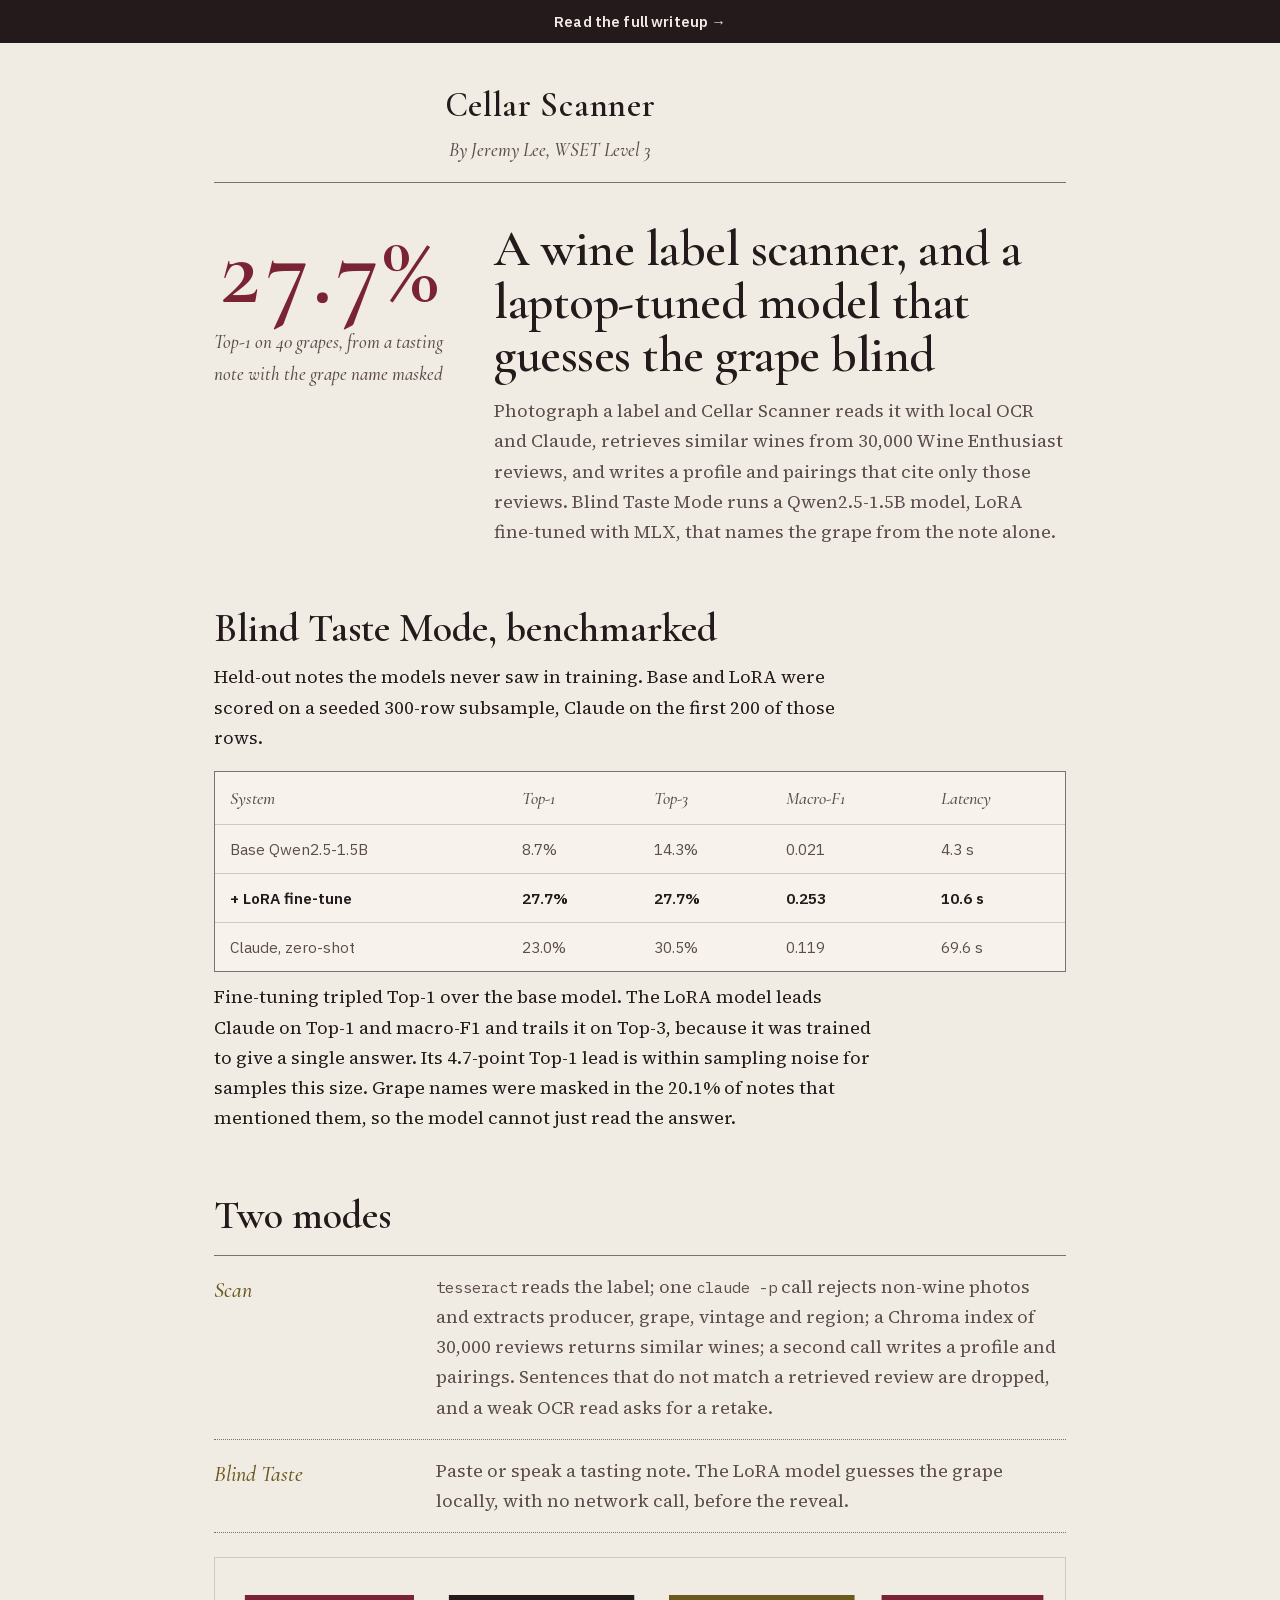
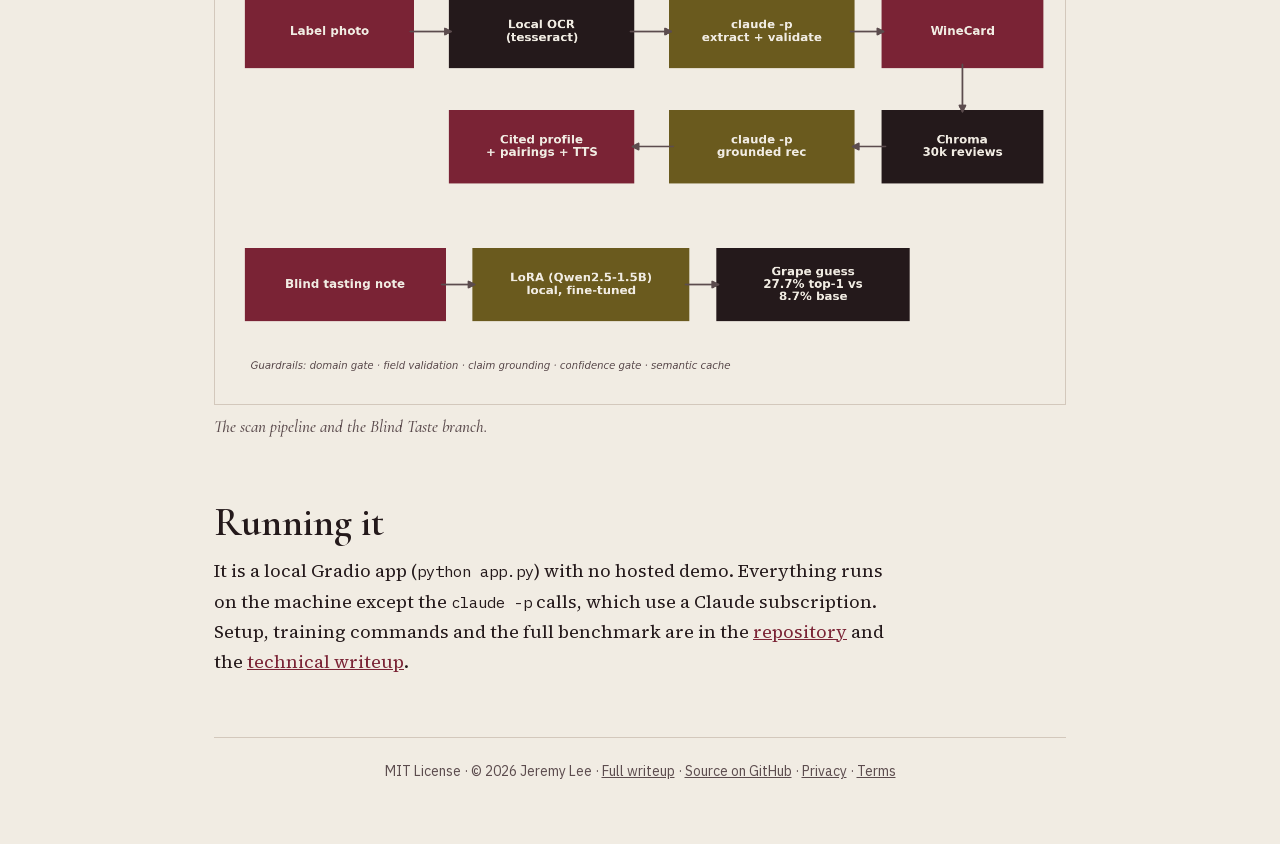
<file: index.html>
<!DOCTYPE html>
<html lang="en">
<head>
<meta charset="utf-8"/>
<meta name="viewport" content="width=device-width, initial-scale=1"/>
<title>Cellar Scanner: wine label to grounded profile, plus a LoRA blind-tasting model</title>
<meta name="description" content="Photograph a wine label and get a profile and pairings grounded in 30,000 Wine Enthusiast reviews. A Qwen2.5-1.5B model, LoRA fine-tuned on a laptop, names the grape from a masked tasting note at 27.7% Top-1 across 40 varieties." />
<meta property="og:title" content="Cellar Scanner: wine label to grounded profile, plus a LoRA blind-tasting model" />
<meta property="og:description" content="Photograph a wine label and get a profile and pairings grounded in 30,000 Wine Enthusiast reviews. A Qwen2.5-1.5B model, LoRA fine-tuned on a laptop, names the grape from a masked tasting note at 27.7% Top-1 across 40 varieties." />
<meta property="og:type" content="website" />
<meta property="og:url" content="https://lyhjeremy.github.io/cellar-scanner/" />
<meta property="og:image" content="https://lyhjeremy.github.io/cellar-scanner/og.png" />
<meta property="og:image:width" content="1200" />
<meta property="og:image:height" content="630" />
<meta property="og:image:alt" content="Cellar Scanner: wine label to grounded profile, plus a LoRA blind-tasting model" />
<meta name="twitter:card" content="summary_large_image" />
<link rel="stylesheet" href="assets/family.css" />
<style>
  * { box-sizing: border-box; border-radius: 0; }
  html, body { margin: 0; padding: 0; }
  body { background: var(--paper); color: var(--ink); font-family: var(--font-head); font-size: 18px; line-height: 1.68; }
  a { color: var(--signal); }
  :focus-visible { outline: 2px solid var(--signal); outline-offset: 3px; }
  .bar { display: block; background: var(--ink); color: var(--paper); text-align: center; padding: 11px 18px; font: 600 14.5px/1.45 var(--font-body); letter-spacing: .01em; text-decoration: none; }
  .bar:hover { text-decoration: underline; }
  .wrap { max-width: 56rem; margin: 0 auto; padding: 0 22px; }
  .mast { text-align: center; padding: 34px 0 16px; border-bottom: 1px solid var(--edge); }
  .mast .name { font-family: var(--font-display); font-weight: 600; font-size: 34px; margin: 0; letter-spacing: .02em; }
  .mast .tag { font-family: var(--font-display); font-style: italic; font-weight: 500; font-size: 19px; color: var(--ink-2); margin: 0; }
  .lead { display: grid; grid-template-columns: minmax(0, 1fr); gap: 10px 40px; padding: 40px 0 0; align-items: start; }
  @media (min-width: 820px) { .lead { grid-template-columns: 15rem minmax(0, 1fr); } }
  .big { font-family: var(--font-display); font-weight: 600; font-size: clamp(70px, 8.4vw, 100px); line-height: .95; color: var(--signal); margin: 0; font-variant-numeric: tabular-nums; }
  .big-note { font-family: var(--font-display); font-style: italic; font-weight: 500; font-size: 19px; color: var(--ink-2); margin: 8px 0 0; }
  h1 { font-family: var(--font-display); font-weight: 600; font-size: clamp(34px, 4.8vw, 50px); line-height: 1.06; letter-spacing: -.01em; margin: 0 0 14px; }
  .lede { color: var(--ink-2); margin: 0; }
  h2 { font-family: var(--font-display); font-weight: 600; font-size: clamp(30px, 4.2vw, 40px); line-height: 1.08; margin: 60px 0 12px; }
  p { margin: 0 0 16px; max-width: 42rem; }
  .tablewrap { overflow-x: auto; border: 1px solid var(--edge); margin: 18px 0 10px; }
  table { border-collapse: collapse; width: 100%; min-width: 520px; font-family: var(--font-body); font-size: 15.5px; background: var(--panel); }
  th, td { text-align: left; padding: 11px 15px; border-bottom: 1px solid var(--rule); }
  th { font-family: var(--font-display); font-style: italic; font-weight: 500; font-size: 18px; color: var(--ink-2); }
  td { font-variant-numeric: tabular-nums; color: var(--ink-2); }
  tr.us td { color: var(--ink); font-weight: 600; }
  tr:last-child td { border-bottom: 0; }
  .modes { margin: 18px 0 0; border-top: 1px solid var(--edge); }
  .mode { display: grid; grid-template-columns: minmax(0, 1fr); gap: 4px 30px; padding: 16px 0; border-bottom: 1px dotted var(--edge); }
  @media (min-width: 720px) { .mode { grid-template-columns: 12rem minmax(0, 1fr); } }
  .mode dt { font-family: var(--font-display); font-style: italic; font-weight: 500; font-size: 22px; color: var(--signal-2); }
  .mode dd { margin: 0; color: var(--ink-2); }
  code { font-family: var(--font-mono); font-size: .86em; }
  figure { margin: 24px 0 0; }
  figure img { width: 100%; height: auto; display: block; border: 1px solid var(--rule); }
  figcaption { font-family: var(--font-display); font-style: italic; font-weight: 500; font-size: 17px; color: var(--ink-2); margin-top: 8px; }
  footer { margin: 60px 0 0; padding: 22px 0 60px; border-top: 1px solid var(--rule); font-family: var(--font-body); font-size: 14px; color: var(--ink-2); text-align: center; }
  footer a { color: var(--ink-2); }
  @media (max-width: 560px) { body { font-size: 17px; } }
</style>
</head>
<body>
<a href="overview/" data-overview-link class="bar">Read the full writeup&nbsp;&rarr;</a>

<div class="wrap">
  <div class="mast">
    <p class="name">Cellar Scanner</p>
    <p class="tag">By Jeremy Lee, WSET Level 3</p>
  </div>

  <div class="lead">
    <div>
      <p class="big">27.7%</p>
      <p class="big-note">Top-1 on 40 grapes, from a tasting note with the grape name masked</p>
    </div>
    <div>
      <h1>A wine label scanner, and a laptop-tuned model that guesses the grape blind</h1>
      <p class="lede">Photograph a label and Cellar Scanner reads it with local OCR and Claude, retrieves similar wines from 30,000 Wine Enthusiast reviews, and writes a profile and pairings that cite only those reviews. Blind Taste Mode runs a Qwen2.5-1.5B model, LoRA fine-tuned with MLX, that names the grape from the note alone.</p>
    </div>
  </div>

  <h2>Blind Taste Mode, benchmarked</h2>
  <p>Held-out notes the models never saw in training. Base and LoRA were scored on a seeded 300-row subsample, Claude on the first 200 of those rows.</p>
  <div class="tablewrap">
    <table>
      <thead><tr><th>System</th><th>Top-1</th><th>Top-3</th><th>Macro-F1</th><th>Latency</th></tr></thead>
      <tbody>
        <tr><td>Base Qwen2.5-1.5B</td><td>8.7%</td><td>14.3%</td><td>0.021</td><td>4.3 s</td></tr>
        <tr class="us"><td>+ LoRA fine-tune</td><td>27.7%</td><td>27.7%</td><td>0.253</td><td>10.6 s</td></tr>
        <tr><td>Claude, zero-shot</td><td>23.0%</td><td>30.5%</td><td>0.119</td><td>69.6 s</td></tr>
      </tbody>
    </table>
  </div>
  <p>Fine-tuning tripled Top-1 over the base model. The LoRA model leads Claude on Top-1 and macro-F1 and trails it on Top-3, because it was trained to give a single answer. Its 4.7-point Top-1 lead is within sampling noise for samples this size. Grape names were masked in the 20.1% of notes that mentioned them, so the model cannot just read the answer.</p>

  <h2>Two modes</h2>
  <dl class="modes">
    <div class="mode"><dt>Scan</dt><dd><code>tesseract</code> reads the label; one <code>claude -p</code> call rejects non-wine photos and extracts producer, grape, vintage and region; a Chroma index of 30,000 reviews returns similar wines; a second call writes a profile and pairings. Sentences that do not match a retrieved review are dropped, and a weak OCR read asks for a retake.</dd></div>
    <div class="mode"><dt>Blind Taste</dt><dd>Paste or speak a tasting note. The LoRA model guesses the grape locally, with no network call, before the reveal.</dd></div>
  </dl>
  <figure><img src="assets/architecture.png" width="1575" height="825" alt="Pipeline diagram: label photo, local OCR, claude -p extraction, wine card, a 30,000-review Chroma index, a grounded recommendation and a cited profile; a separate branch sends a blind tasting note to the LoRA model, 27.7% top-1 against 8.7% for the base model."><figcaption>The scan pipeline and the Blind Taste branch.</figcaption></figure>

  <h2>Running it</h2>
  <p>It is a local Gradio app (<code>python app.py</code>) with no hosted demo. Everything runs on the machine except the <code>claude -p</code> calls, which use a Claude subscription. Setup, training commands and the full benchmark are in the <a href="https://github.com/lyhjeremy/cellar-scanner">repository</a> and the <a href="https://github.com/lyhjeremy/cellar-scanner/blob/main/writeup.md">technical writeup</a>.</p>

  <footer>MIT License · © 2026 Jeremy Lee · <a href="overview/">Full writeup</a> · <a href="https://github.com/lyhjeremy/cellar-scanner">Source on GitHub</a> · <a href="privacy/">Privacy</a> · <a href="terms/">Terms</a></footer>
</div>
</body>
</html>
</file>
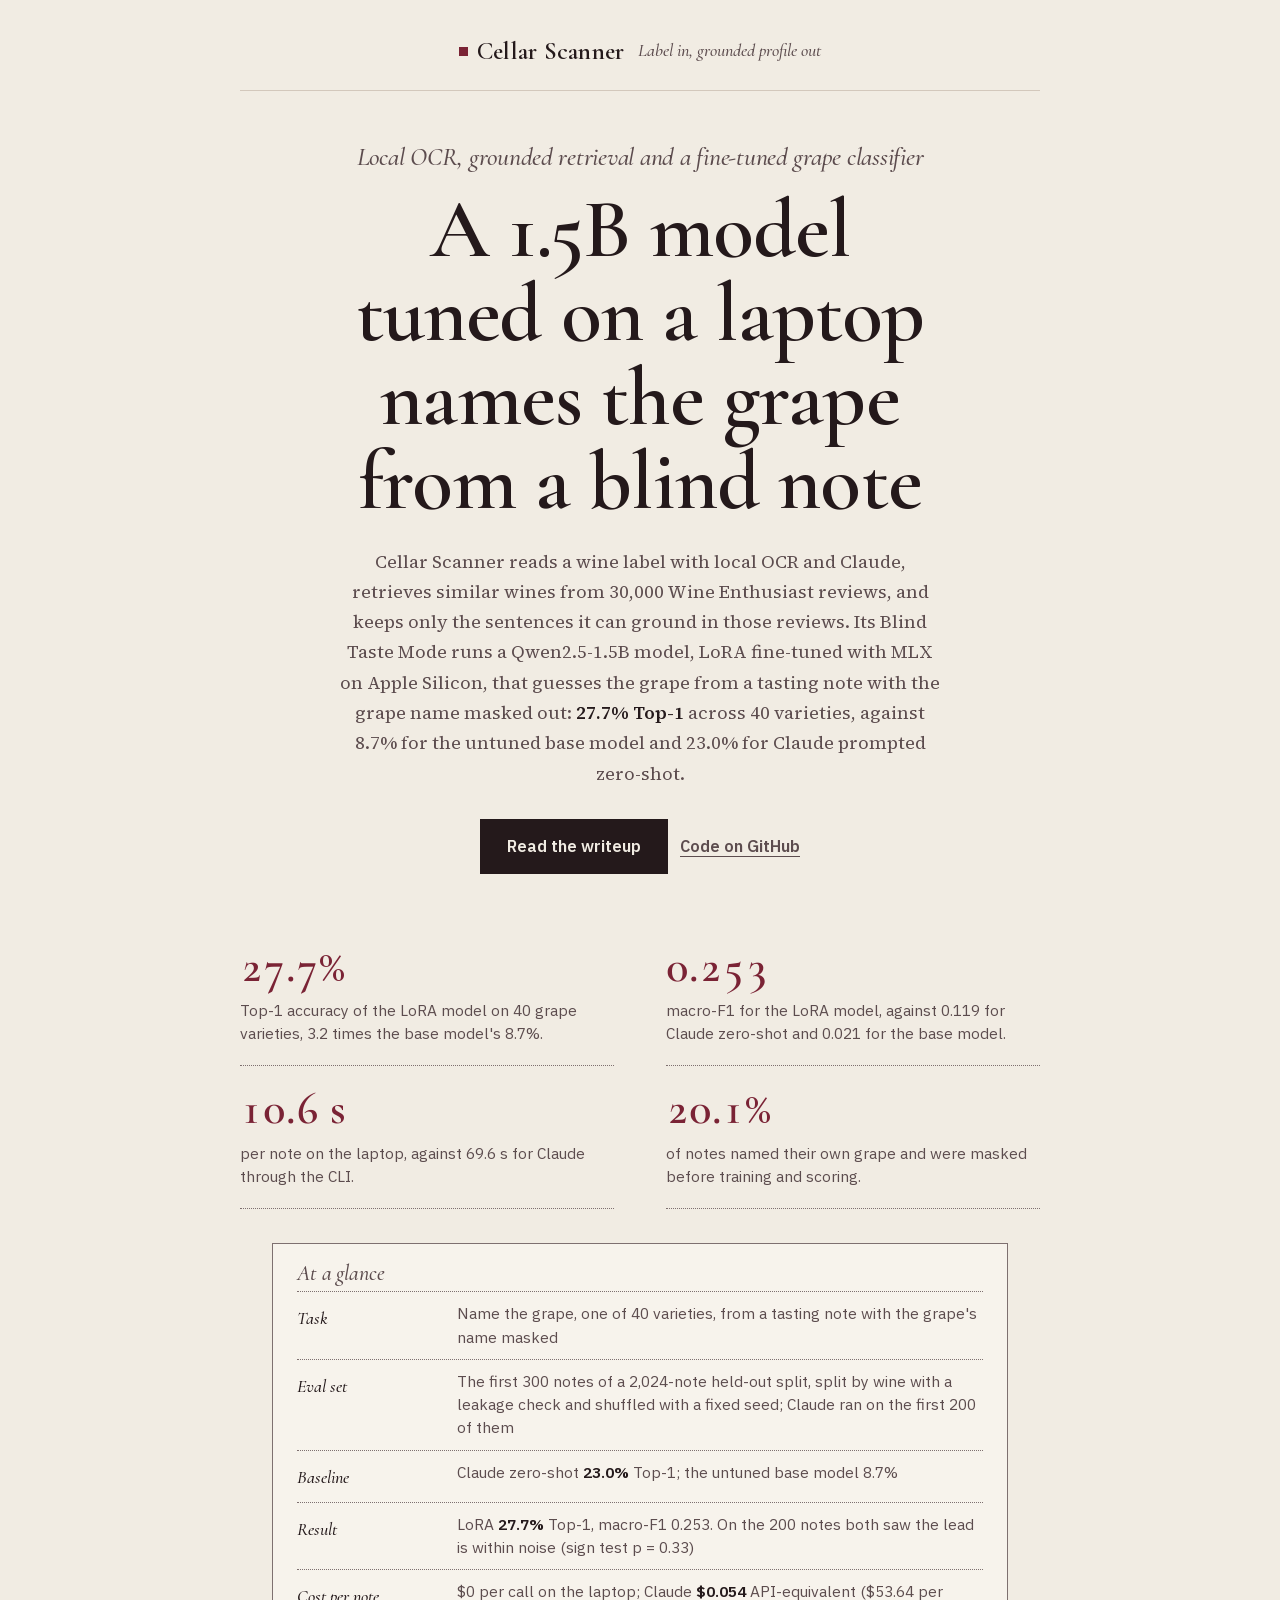
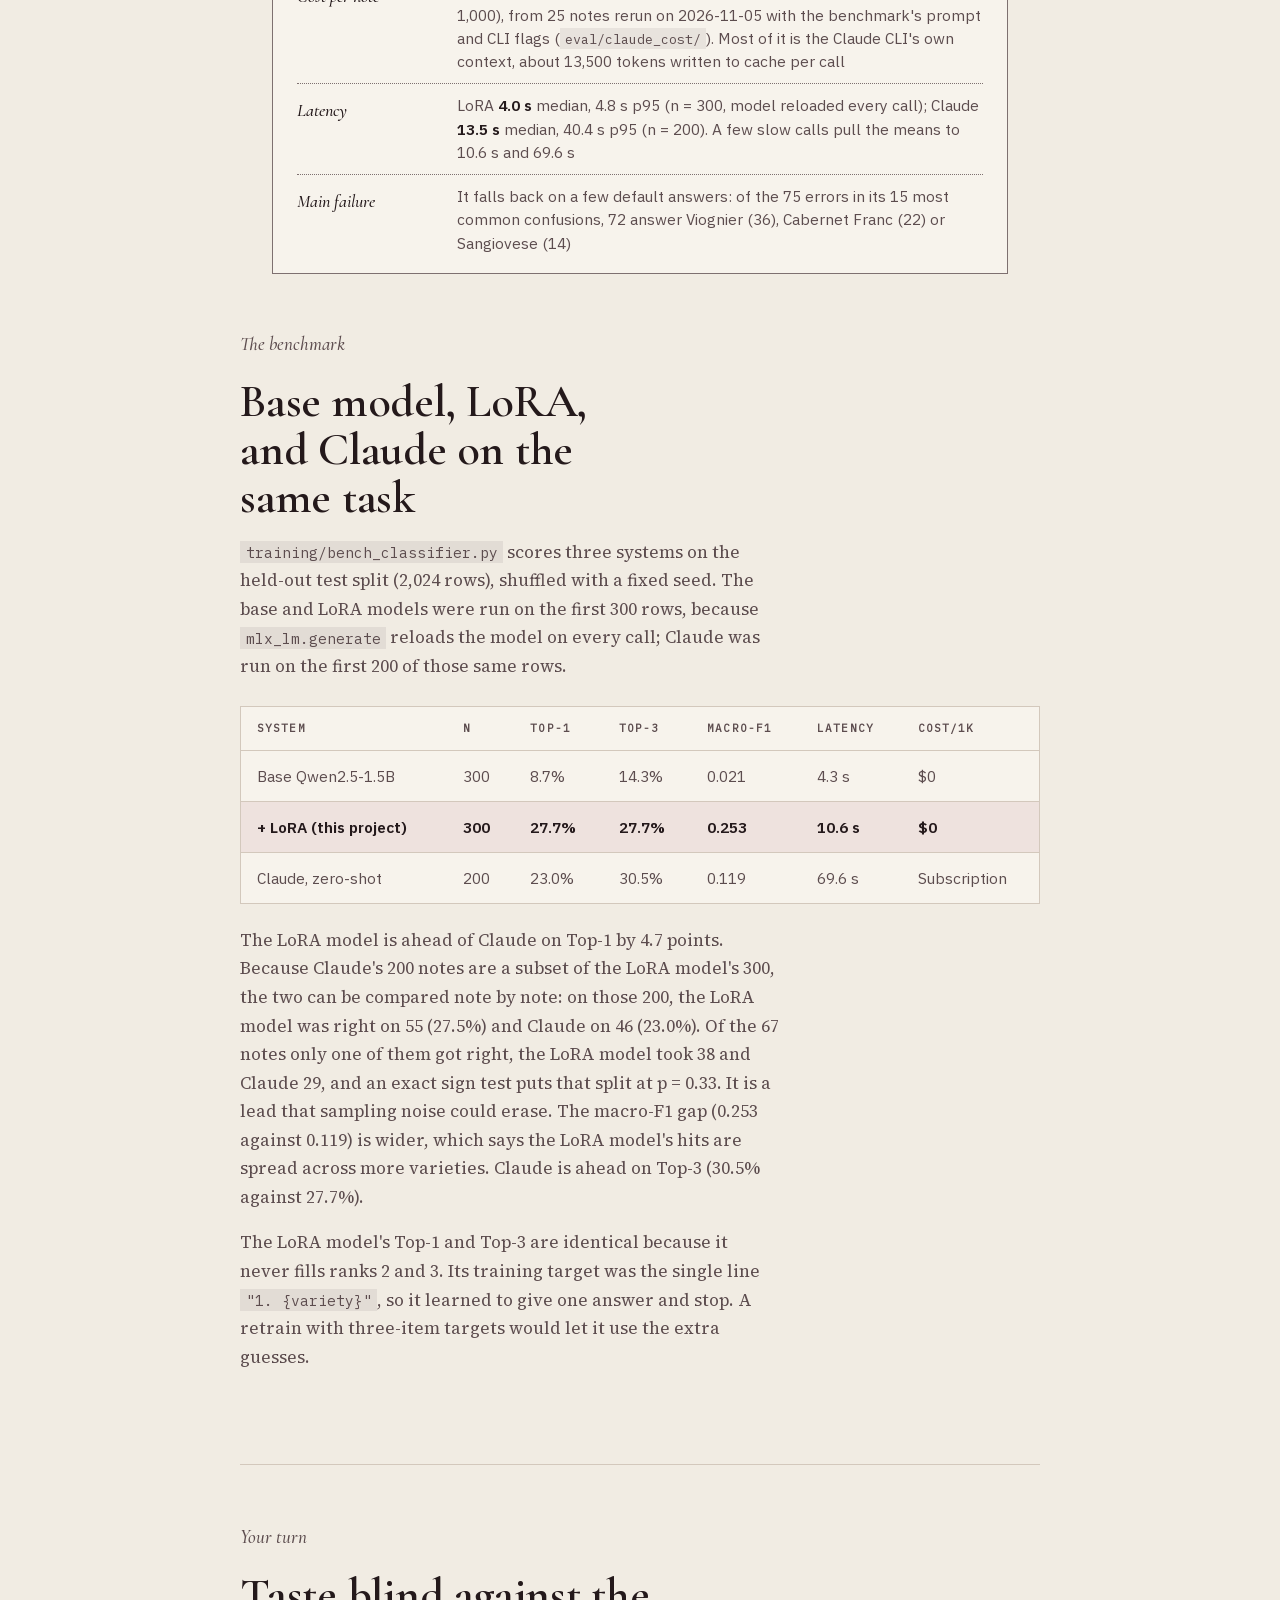
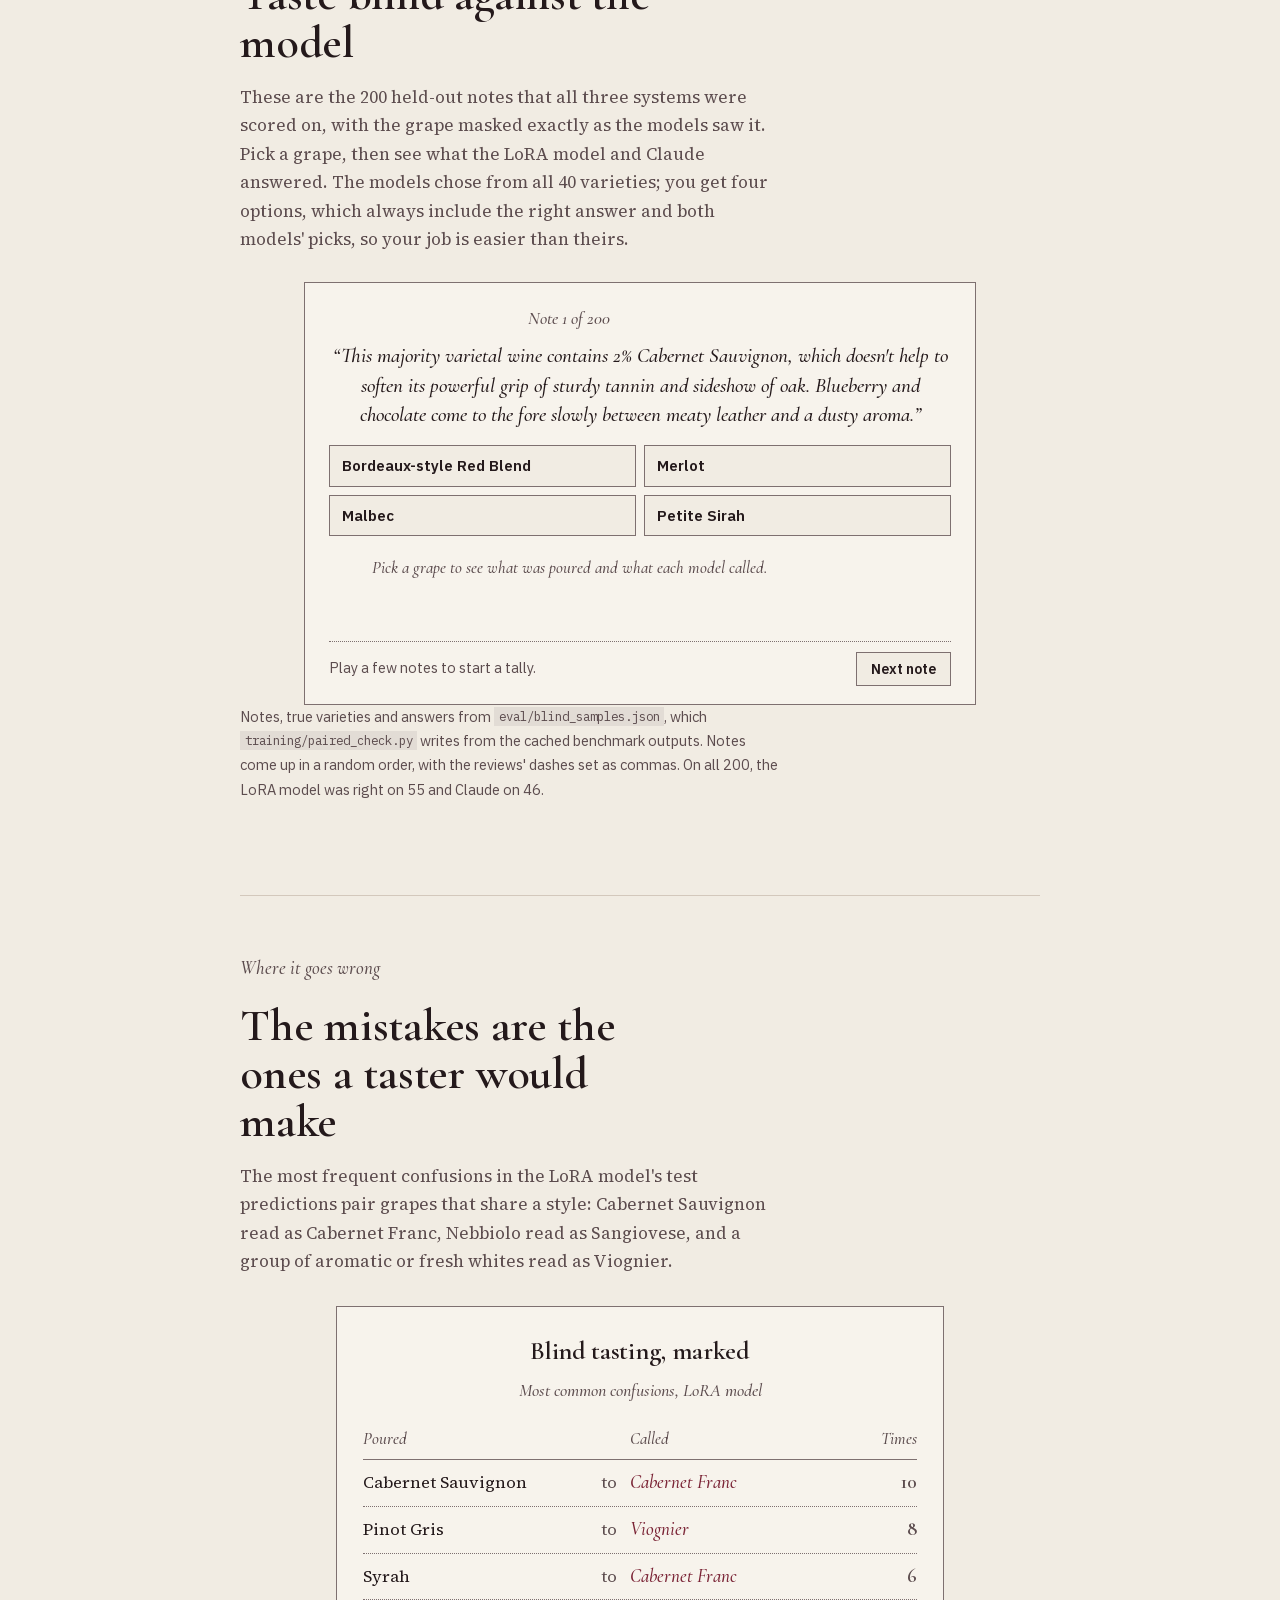
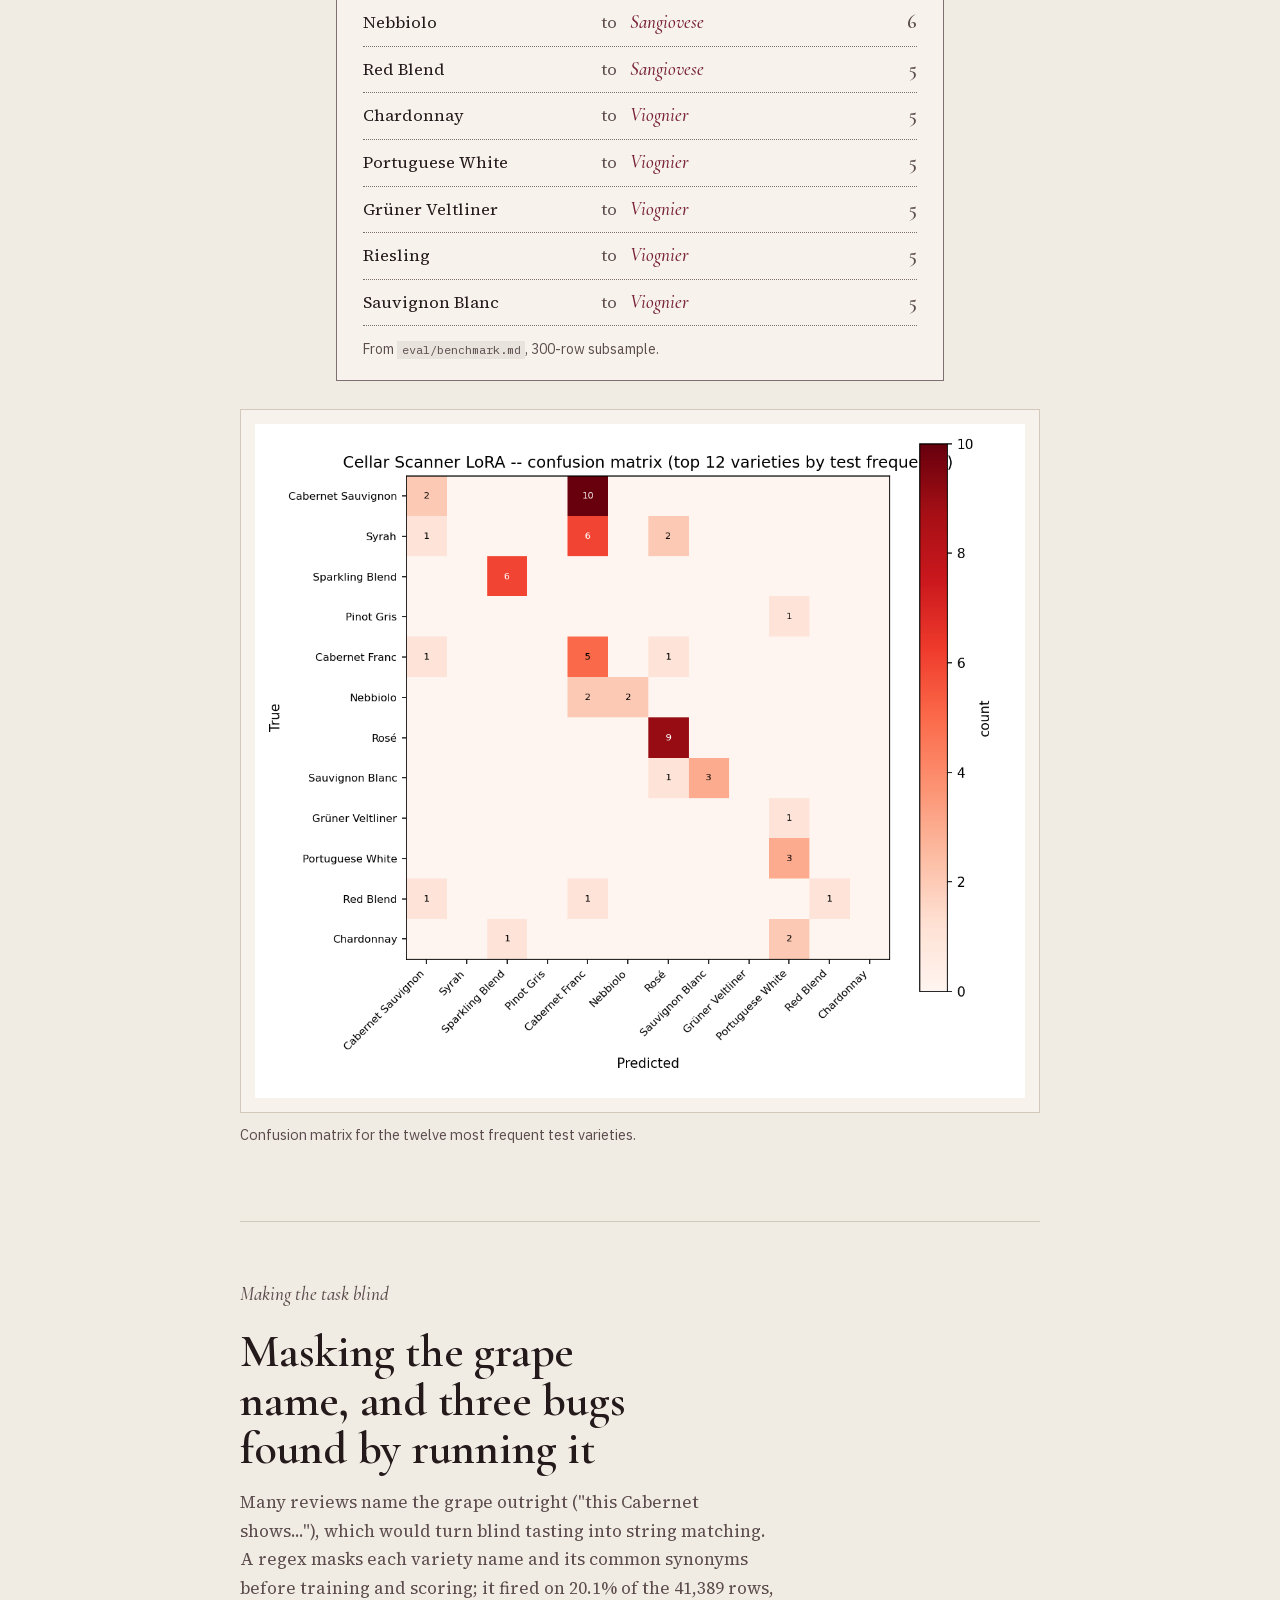
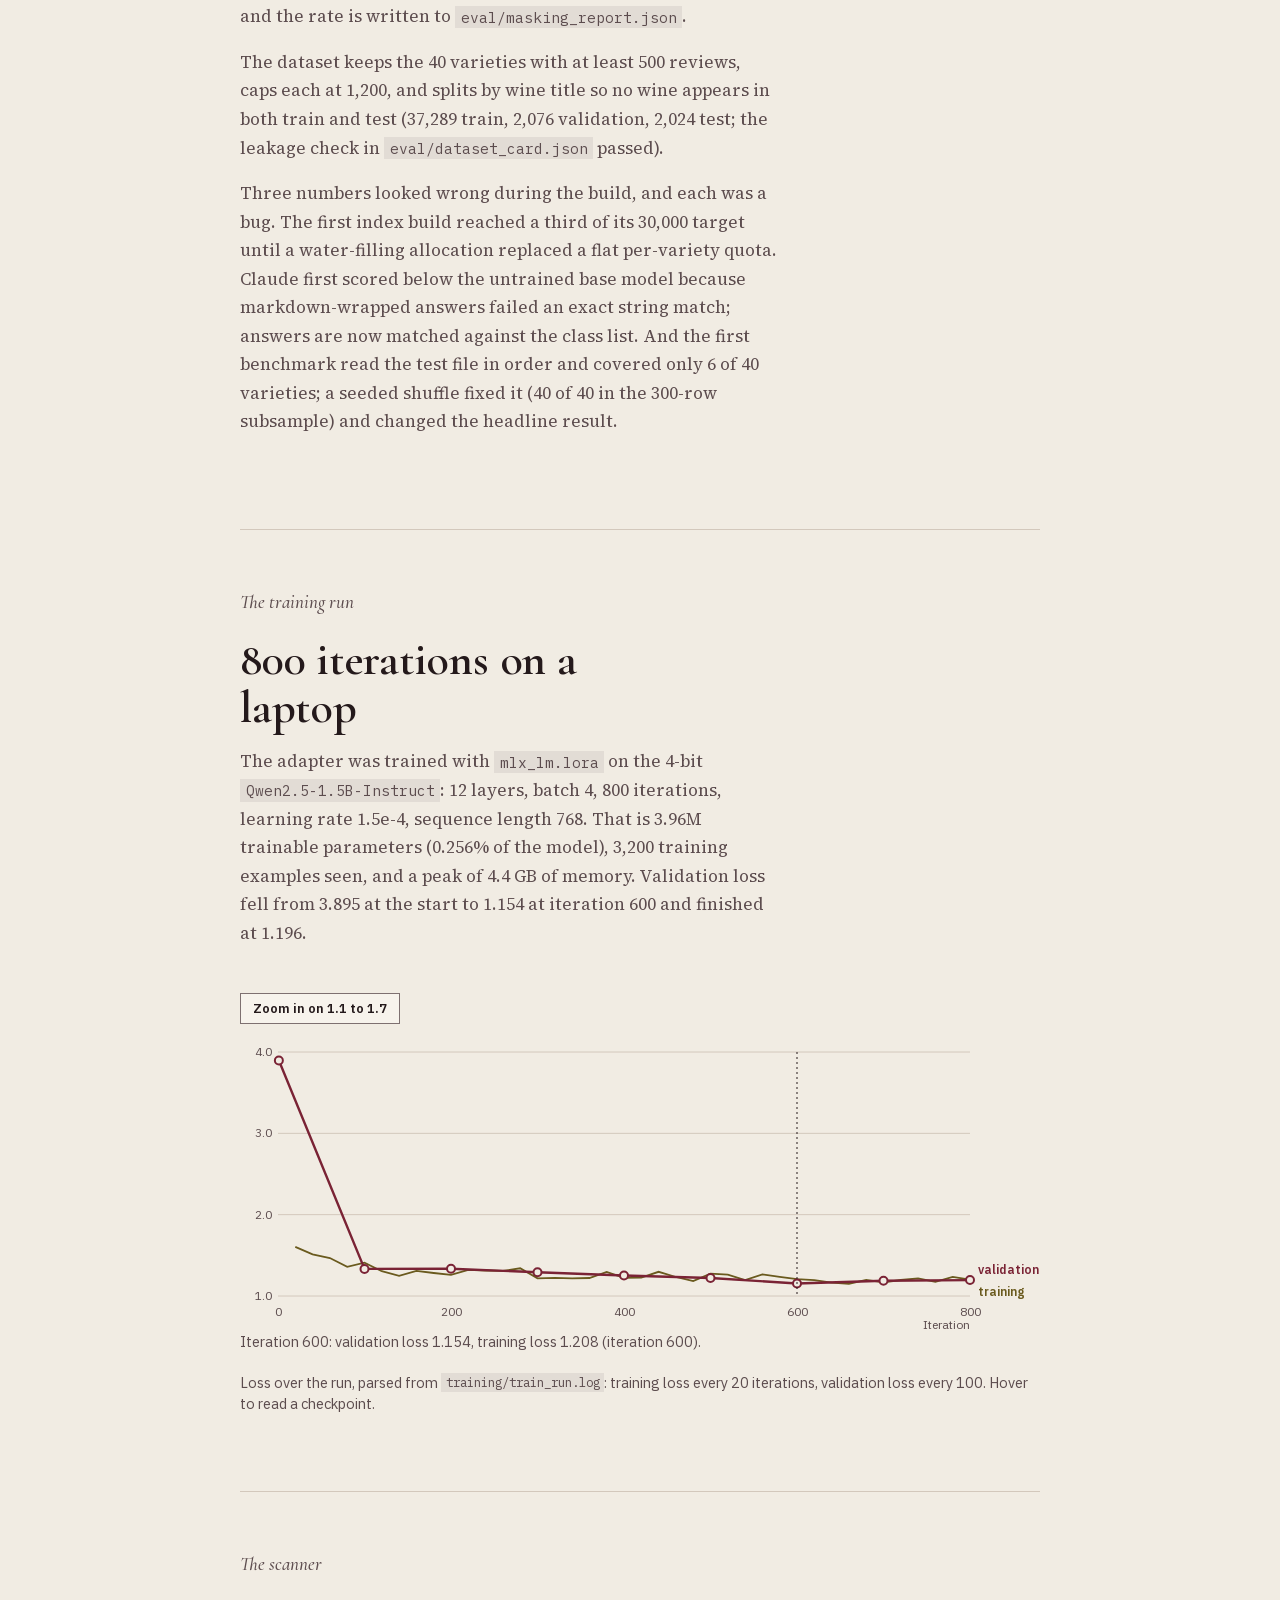
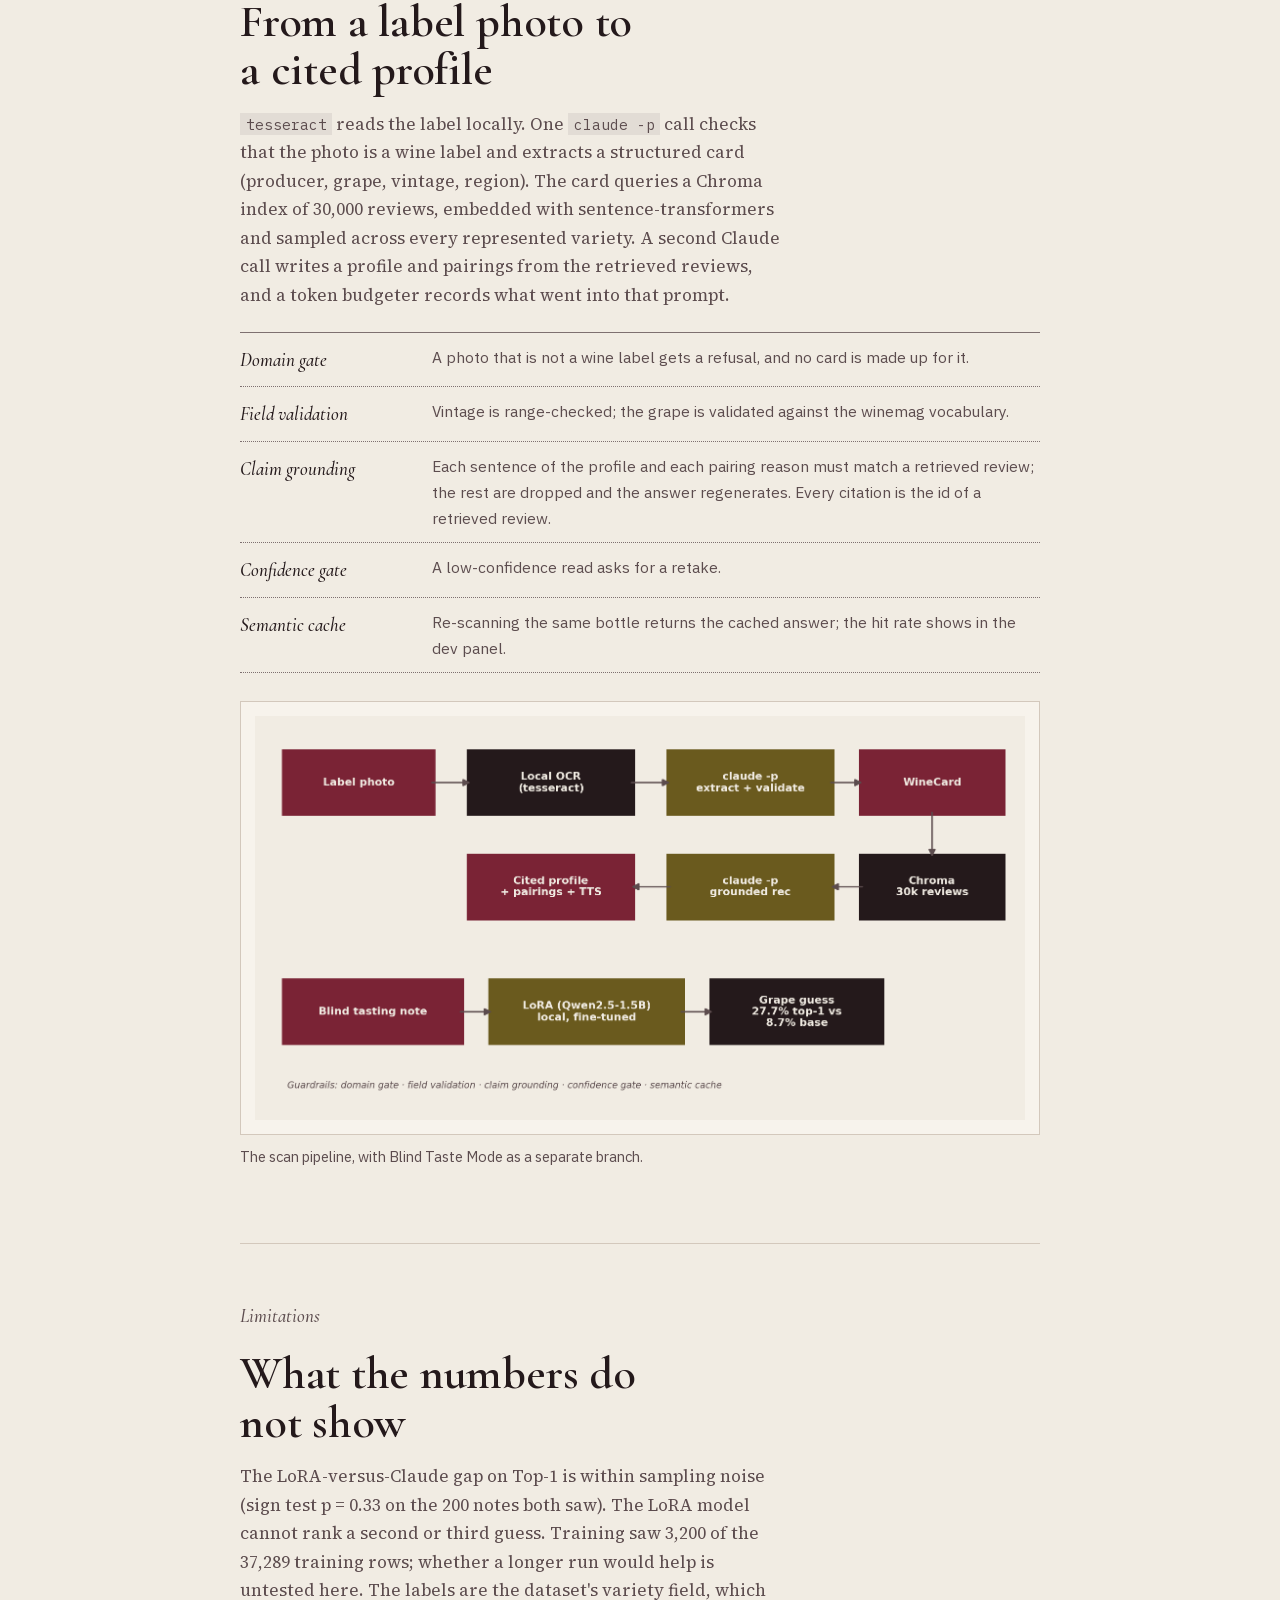
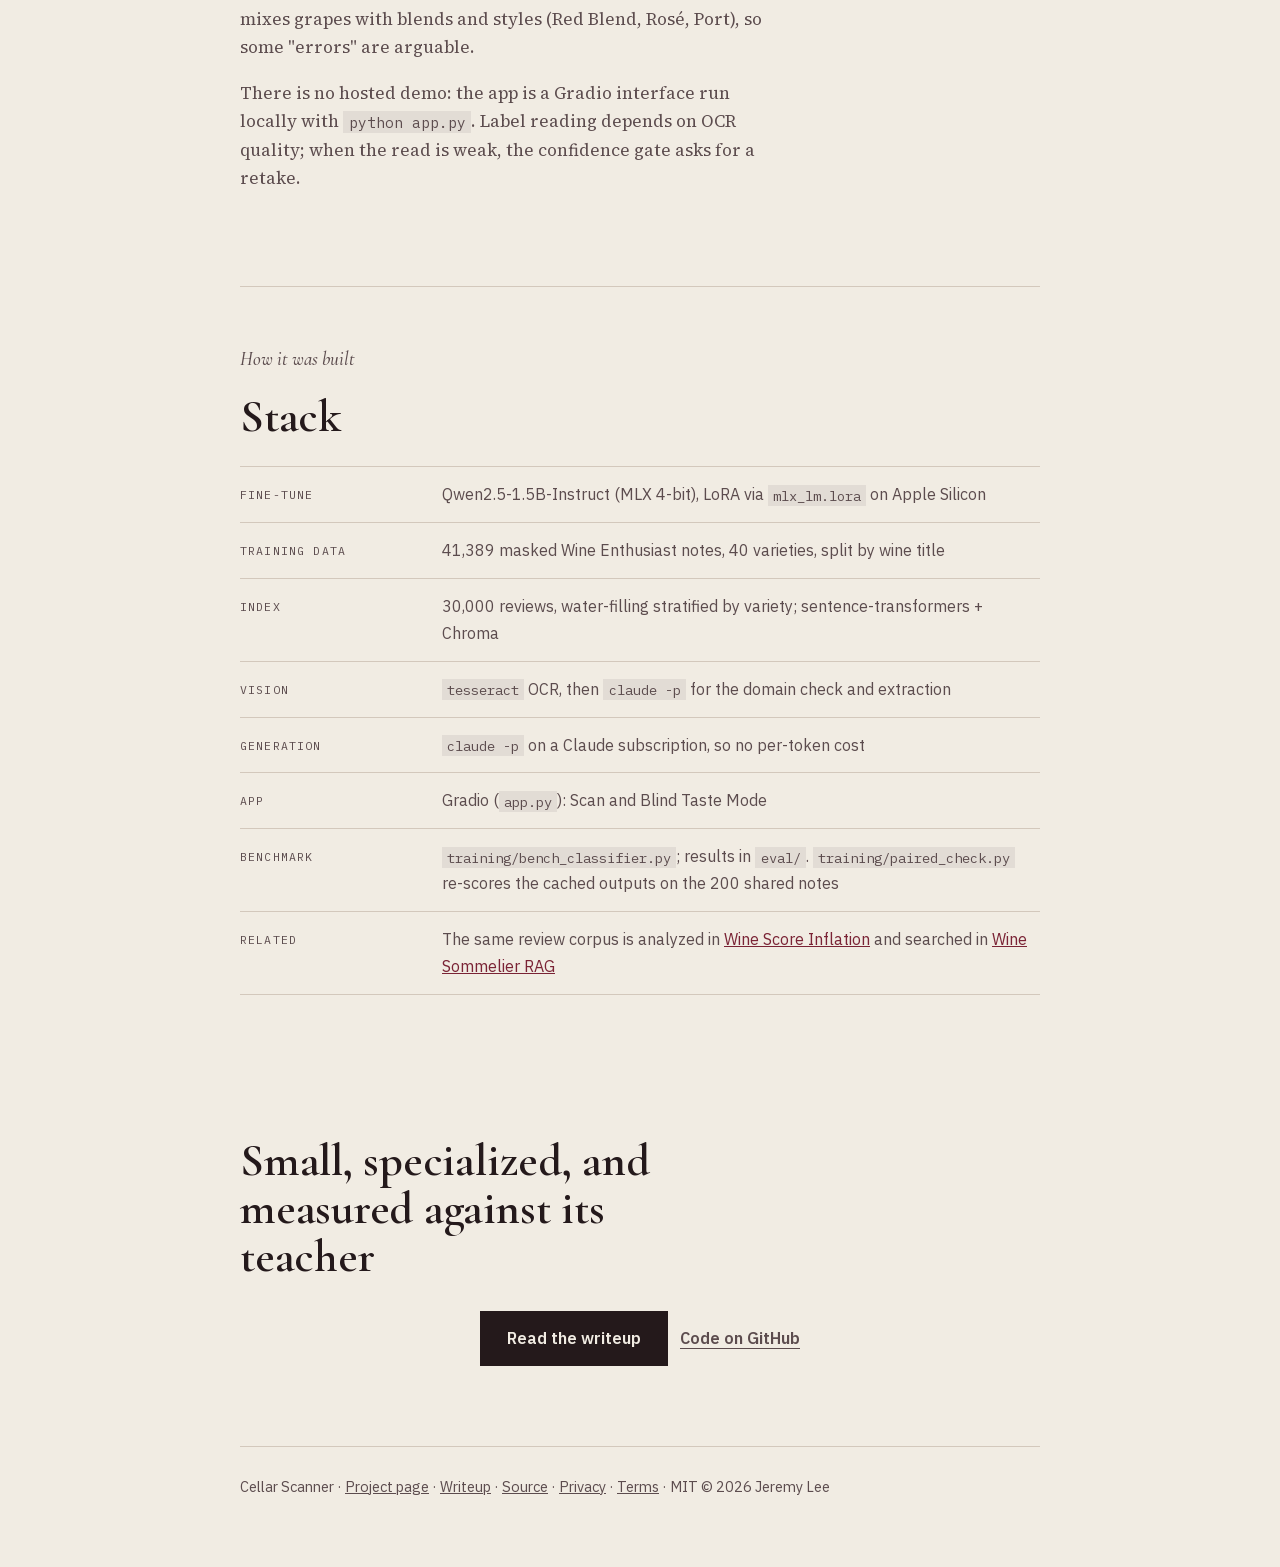
<file: overview/index.html>
<!doctype html>
<html lang="en">
<head>
<meta charset="utf-8" />
<meta name="viewport" content="width=device-width, initial-scale=1, viewport-fit=cover" />
<title>Cellar Scanner: a LoRA-tuned 1.5B model names the grape from a blind tasting note at 27.7% Top-1</title>
<meta name="description" content="Photograph a wine label and get a profile grounded in 30,000 Wine Enthusiast reviews. A Qwen2.5-1.5B model, LoRA fine-tuned on a laptop, names the grape from a masked tasting note at 27.7% Top-1, against 8.7% for the base model and 23.0% for Claude zero-shot." />
<meta name="theme-color" content="#F1ECE3" />
<meta property="og:title" content="Cellar Scanner" />
<meta property="og:description" content="A 1.5B model fine-tuned on a laptop, benchmarked against its base model and Claude on blind grape identification." />
<meta property="og:type" content="article" />
<meta property="og:url" content="https://lyhjeremy.github.io/cellar-scanner/overview/" />
<meta property="og:image" content="https://lyhjeremy.github.io/cellar-scanner/og.png" />
<meta property="og:image:width" content="1200" />
<meta property="og:image:height" content="630" />
<meta property="og:image:alt" content="Cellar Scanner" />
<meta name="twitter:card" content="summary_large_image" />
<style>
  :root {
    --paper: #F1ECE3;
    --card: #F7F3EC;
    --plate: #F7F3EC;
    --ink: #24191B;
    --ink2: #5C4C4E;
    --muted: #5C4C4E;
    --rule: #D3C8BC;
    --accent: #7A2335;
    --accent2: #6A5A1E;
    --link: #7A2335;
    --serif: "Source Serif 4", "Iowan Old Style", "Palatino Linotype", Palatino, serif;
    --sans: "IBM Plex Sans", "Helvetica Neue", Helvetica, Arial, sans-serif;
    --mono: "IBM Plex Mono", "SF Mono", Menlo, Consolas, monospace;
    --display: "Cormorant Garamond", Garamond, "Iowan Old Style", serif;
    --edge: #7E7070;
    --spine:  92px;
    --col:    min(100% - 2.6rem, 62rem);
  }
  @media (prefers-color-scheme: dark) {
    :root {
      --paper: #1C1517;
      --card: #261D20;
      --plate: #261D20;
      --ink: #EDE3DD;
      --ink2: #B6A6A3;
      --muted: #B6A6A3;
      --rule: #413337;
      --accent: #E08A99;
      --accent2: #C9B46A;
      --link: #E08A99;
      --edge: #7A6A6C;
    }
  }

  @font-face{font-family:"Source Serif 4";src:url("../fonts/SourceSerif4-400.woff2")format("woff2");font-weight:400;font-display:swap}
  @font-face{font-family:"Source Serif 4";src:url("../fonts/SourceSerif4-600.woff2")format("woff2");font-weight:600;font-display:swap}
  @font-face{font-family:"IBM Plex Sans";src:url("../fonts/IBMPlexSans-400.woff2")format("woff2");font-weight:400;font-display:swap}
  @font-face{font-family:"IBM Plex Sans";src:url("../fonts/IBMPlexSans-600.woff2")format("woff2");font-weight:600;font-display:swap}
  @font-face{font-family:"IBM Plex Mono";src:url("../fonts/IBMPlexMono-400.woff2")format("woff2");font-weight:400;font-display:swap}

  * { box-sizing: border-box; border-radius: 0; }
  html { scroll-behavior: smooth; }
  body {
    margin: 0; background: var(--paper); color: var(--ink);
    font-family: var(--serif); font-size: clamp(17px, 0.55rem + 0.6vw, 19.5px);
    line-height: 1.68; -webkit-font-smoothing: antialiased; overflow-x: hidden;
  }
  img { max-width: 100%; height: auto; display: block; }
  a { color: var(--link); }
  :focus-visible { outline: 2px solid var(--accent); outline-offset: 3px; border-radius: 0; }
  strong { font-weight: 700; color: var(--ink); }
  code { font-family: var(--mono); font-size: .86em;
         background: color-mix(in srgb, var(--ink) 7%, transparent);
         padding: .12em .38em; border-radius: 0; }
  .wrap { width: var(--col); margin: 0 auto; }

  .eyebrow { font-family: var(--mono); font-weight: 600; font-size: 11.5px;
             letter-spacing: .17em; text-transform: uppercase; color: var(--muted);
             margin: 0 0 14px; }

  .masthead { display: flex; align-items: baseline; gap: 14px; flex-wrap: wrap; padding: 30px 0 0; }
  .logo { font-family: var(--sans); font-weight: 800; font-size: 21px;
          letter-spacing: -.02em; display: flex; align-items: center; gap: 9px; }
  .dot { width: 9px; height: 9px; border-radius: 0; background: var(--accent); flex: none; }
  .tagline { font-size: 15px; color: var(--ink2); font-family: var(--sans); }

  .hero { padding: 44px 0 54px; }
  .kicker { font-family: var(--sans); font-size: clamp(18px, 2.1vw, 23px); font-weight: 600;
            color: var(--muted); margin: 0 0 8px; letter-spacing: -.01em; }
  .hero h1 { font-family: var(--sans); font-size: clamp(37px, 6vw, 72px); font-weight: 800;
             letter-spacing: -.035em; line-height: 1.04; margin: 0; max-width: 17ch; }
  .hero-sub { margin: 24px 0 0; font-size: 1.06em; color: var(--ink2); max-width: 60ch; }

  .cta-row { display: flex; gap: 12px; flex-wrap: wrap; margin-top: 30px; align-items: center; }
  .btn { display: inline-block; padding: 13px 26px; border-radius: 0;
         font-family: var(--sans); font-weight: 700; font-size: 16px;
         text-decoration: none; border: 1px solid var(--ink); }
  .btn:hover { transform: translateY(-1px); }
  .btn-primary { background: var(--ink); color: var(--paper); }
  .textlink { font-family: var(--sans); font-size: 16px; font-weight: 600; color: var(--ink2);
              text-decoration: underline; text-underline-offset: 4px;
              text-decoration-thickness: 1px; }
  .textlink:hover { color: var(--ink); }

  .claims { display: grid; grid-template-columns: 1fr; gap: 0 52px; margin: 50px 0 0; }
  @media (min-width: 760px) { .claims { grid-template-columns: 1fr 1fr; } }
  .claim { padding: 18px 0 20px; border-top: 1px solid var(--rule); }
  .claim:first-child, .claim:nth-child(2) { border-top: 2px solid var(--ink); }
  @media (max-width: 759px) { .claim:nth-child(2) { border-top: 1px solid var(--rule); } }
  .claim .n { font-family: var(--sans); font-weight: 800; font-size: 40px; line-height: 1.05;
              color: var(--accent); letter-spacing: -.03em; font-variant-numeric: tabular-nums; }
  .claim h3 { margin: 0 0 6px; }
  .claim p { margin: 9px 0 0; font-size: 15.5px; color: var(--ink2); line-height: 1.5;
             font-family: var(--sans); }

  .route { position: relative; padding-bottom: 30px; }
  .route::before { content: ""; position: absolute; left: calc(var(--spine) / 2); top: 8px;
                   bottom: 80px; width: 2px; background: var(--rule); }
  .stop { position: relative; padding: 0 0 76px var(--spine); }
  .stop::before { content: ""; position: absolute; left: calc(var(--spine) / 2 - 7px); top: 7px;
                  width: 16px; height: 16px; border-radius: 0;
                  background: var(--paper); border: 2px solid var(--ink); box-sizing: border-box; }
  .stop--key::before { background: var(--accent); border-color: var(--accent); }
  .stop--warn::before { background: var(--accent2); border-color: var(--accent2); }
  .stop--end::before { background: var(--ink); }

  h2 { font-family: var(--sans); font-size: clamp(27px, 3.7vw, 38px); font-weight: 800;
       letter-spacing: -.027em; line-height: 1.13; margin: 12px 0 16px; max-width: 19ch; }
  h3 { font-family: var(--sans); font-size: 17px; font-weight: 700; margin: 0 0 7px;
       letter-spacing: -.012em; }
  .stop p { margin: 0 0 17px; max-width: 60ch; color: var(--ink2); }

  .bignum { font-family: var(--sans); font-weight: 800; font-size: clamp(74px, 10vw, 128px);
            line-height: .86; letter-spacing: -.05em; margin: 6px 0 4px; color: var(--accent);
            font-variant-numeric: tabular-nums; }
  .bignum-note { font-family: var(--sans); font-size: 16px; color: var(--muted); margin: 0 0 20px; }

  /* A white-background chart would glow in dark mode; the plate makes it read
     as a deliberately printed page instead. */
  figure { margin: 28px 0 0; }
  .plate { background: var(--plate); border: 1px solid var(--rule); border-radius: 0;
           padding: 14px; overflow: hidden; }
  .plate img { border-radius: 0; }
  .plate--flush { padding: 0; }
  .shot { border-radius: 0; border: 1px solid var(--rule);
          overflow: hidden; background: var(--card); }
  /* min() so the cap never exceeds the column on a phone */
  .shot--narrow { max-width: min(430px, 100%); }
  figcaption { margin-top: 11px; font-family: var(--sans); font-size: 14.5px;
               color: var(--muted); line-height: 1.5; }
  .panels { display: grid; grid-template-columns: repeat(auto-fit, minmax(258px, 1fr));
            gap: 22px; margin-top: 28px; }
  .panels figure { margin: 0; }

  .pull { margin: 30px 0 0; padding: 20px 25px; border-left: 3px solid var(--accent);
          background: color-mix(in srgb, var(--accent) 7%, transparent);
          border-radius: 0; }
  .pull p { margin: 0 0 9px; color: var(--ink); max-width: none; }
  .pull p:last-of-type { margin: 0; }
  .pull .who { font-family: var(--mono); font-size: 11px; letter-spacing: .12em;
               text-transform: uppercase; color: var(--muted); display: block; margin-top: 9px; }

  .grid { display: grid; grid-template-columns: repeat(auto-fit, minmax(238px, 1fr));
          gap: 1px; margin-top: 28px; background: var(--rule);
          border: 1px solid var(--rule); border-radius: 0; overflow: hidden; }
  .cell { background: var(--paper); padding: 22px 20px; }
  .cell p { font-size: 15px; margin: 0; color: var(--ink2); max-width: none;
            line-height: 1.55; font-family: var(--sans); }

  /* results tables: scroll inside their own box, never the page */
  .tablewrap { margin-top: 26px; overflow-x: auto; border: 1px solid var(--rule);
               border-radius: 0; background: var(--card); }
  table { border-collapse: collapse; width: 100%; min-width: 480px;
          font-family: var(--sans); font-size: 15.5px; }
  th, td { padding: 12px 16px; text-align: left; border-bottom: 1px solid var(--rule); }
  th { font-family: var(--mono); font-size: 11px; letter-spacing: .1em;
       text-transform: uppercase; color: var(--muted); font-weight: 600; }
  td { color: var(--ink2); font-variant-numeric: tabular-nums; }
  tr:last-child td { border-bottom: 0; }
  .win td { color: var(--ink); font-weight: 700;
            background: color-mix(in srgb, var(--accent) 8%, transparent); }

  /* real terminal output, quoted verbatim */
  .term { margin-top: 26px; background: #14141f; color: #e6e3da; border-radius: 0;
          padding: 18px 20px; overflow-x: auto;
          border: 1px solid #2a2a3a; }
  .term pre { margin: 0; font-family: var(--mono); font-size: 13px; line-height: 1.62;
              white-space: pre; }
  .term .c { color: #9aa08f; }
  .term .g { color: #7fd18f; }
  .term .y { color: #E3BC5E; }

  .specs { margin-top: 26px; border-top: 1px solid var(--rule); }
  .spec { display: grid; grid-template-columns: 1fr; gap: 2px;
          padding: 14px 0; border-bottom: 1px solid var(--rule); }
  @media (min-width: 700px) { .spec { grid-template-columns: 178px 1fr; gap: 24px; } }
  .spec dt { font-family: var(--mono); font-size: 11.5px; letter-spacing: .1em;
             text-transform: uppercase; color: var(--muted); padding-top: 4px; }
  .spec dd { margin: 0; font-size: 16px; color: var(--ink2); font-family: var(--sans); }

  .close { padding: 6px 0 80px var(--spine); position: relative; }
  .close h2 { max-width: 20ch; }
  footer { border-top: 1px solid var(--rule); padding: 28px 0 60px;
           font-family: var(--sans); font-size: 14.5px; color: var(--muted); }
  footer a { color: var(--ink2); }
  footer p { margin: 0 0 8px; }

  @media (max-width: 640px) {
    :root { --spine: 38px; }
    .hero { padding: 36px 0 46px; }
    .stop { padding-bottom: 58px; }
    .plate { padding: 9px; }
    .term { padding: 14px 14px; }
    .term pre { font-size: 11.5px; }
  }
  @media (prefers-reduced-motion: reduce) {
    html { scroll-behavior: auto; }
    .btn { }
  }
  @font-face{font-family:"Cormorant Garamond";src:url("../fonts/CormorantGaramond-600.woff2")format("woff2");font-weight:600;font-style:normal;font-display:swap}
  @font-face{font-family:"Cormorant Garamond";src:url("../fonts/CormorantGaramond-500i.woff2")format("woff2");font-weight:500;font-style:italic;font-display:swap}

  .btn:hover { transform: none; background: var(--accent); border-color: var(--accent); color: var(--paper); }
  .pull { border: 1px solid var(--edge); border-left: 1px solid var(--edge); background: transparent; }
  .term { background: var(--card); color: var(--ink); border: 1px solid var(--rule); }
  .term .c { color: var(--muted); } .term .g { color: var(--accent2); } .term .y { color: var(--accent); }
  .logo, .hero h1, h2, .claim .n, .bignum { font-family: var(--display); }

  /* Cellar: a printed wine list. Centered serif masthead, italic notes, dotted leaders. */
  :root { --col: min(100% - 2.6rem, 50rem); }
  .masthead { justify-content: center; text-align: center; border-bottom: 1px solid var(--rule); padding-bottom: 18px; }
  .logo { font-weight: 600; font-size: 25px; letter-spacing: .01em; }
  .tagline { font-family: var(--display); font-style: italic; font-size: 18px; }
  .hero { text-align: center; }
  .hero h1, .hero-sub { margin-left: auto; margin-right: auto; }
  .hero h1 { font-weight: 600; font-size: clamp(44px, 7vw, 84px); letter-spacing: -.01em; line-height: 1; max-width: 16ch; }
  .kicker { font-family: var(--display); font-style: italic; font-weight: 500; font-size: clamp(21px, 2.4vw, 26px); }
  .cta-row { justify-content: center; }
  .claims { text-align: left; }
  .claim, .claim:first-child, .claim:nth-child(2) { border-top: 0; border-bottom: 1px dotted var(--edge); }
  .claim .n { font-weight: 600; font-size: 46px; letter-spacing: 0; }
  h2 { font-weight: 600; font-size: clamp(32px, 4.4vw, 46px); letter-spacing: -.005em; line-height: 1.05; }
  .eyebrow { font-family: var(--display); font-style: italic; font-weight: 500; font-size: 19px;
             letter-spacing: 0; text-transform: none; color: var(--accent); }
  :root { --spine: 0px; }
  .route::before, .stop::before { display: none; }
  .stop { padding-left: 0; }
  .stop + .stop { border-top: 1px solid var(--rule); padding-top: 56px; }
  .bignum { font-weight: 600; letter-spacing: -.01em;
            line-height: 1.02; margin-bottom: 14px; }  /* Cormorant descenders hit the note at .86 */


  .bignum { line-height: 1.02; margin-bottom: 14px; }
  .grid { display: block; background: none; border: 0; }
  /* Signature: the model's most common mistakes, set as a blind-tasting sheet. */
  .sheet { margin: 30px auto 0; max-width: 38rem; border: 1px solid var(--edge); background: var(--card); padding: 22px 26px 18px; }
  .sheet h3 { font-family: var(--display); font-weight: 600; font-size: 26px; text-align: center; margin: 0; }
  .sheet .sub { font-family: var(--display); font-style: italic; font-weight: 500; font-size: 18px; text-align: center; color: var(--ink2); margin: 2px 0 14px; max-width: none; }
  .sheet .hd, .sheet .row { display: grid; grid-template-columns: minmax(0, 1fr) 1.6rem minmax(0, 1fr) 3.4rem; gap: 8px; align-items: baseline; padding: 6px 0; border-bottom: 1px dotted var(--edge); }
  .sheet .hd { font-family: var(--display); font-style: italic; font-weight: 500; font-size: 17px; color: var(--ink2); border-bottom: 1px solid var(--edge); }
  .sheet .row span { font-family: var(--serif); font-size: 16.5px; color: var(--ink); }
  .sheet .row .to { color: var(--ink2); text-align: center; }
  .sheet .row .called { font-family: var(--display); font-style: italic; font-weight: 500; font-size: 19px; color: var(--accent); }
  .sheet .row .n { font-family: var(--display); font-weight: 600; font-size: 20px; text-align: right; color: var(--ink2); }
  .sheet .hd .n { text-align: right; }
  .sheet .foot { font-family: var(--sans); font-size: 14px; color: var(--ink2); margin: 12px 0 0; max-width: none; }
  @media (max-width: 480px) { .sheet { padding: 18px 12px 14px; } .sheet .hd, .sheet .row { grid-template-columns: minmax(0, 1fr) 1rem minmax(0, 1fr) 2rem; gap: 4px; } .sheet .row span { font-size: 14.5px; } .sheet .row .called { font-size: 16px; } }
  .guards { margin: 22px 0 0; padding: 0; list-style: none; border-top: 1px solid var(--edge); }
  .guards li { display: grid; grid-template-columns: 11rem minmax(0, 1fr); gap: 16px; padding: 11px 0; border-bottom: 1px dotted var(--edge); font-family: var(--sans); font-size: 15.5px; color: var(--ink2); }
  .guards li b { font-family: var(--display); font-style: italic; font-weight: 500; font-size: 19px; color: var(--ink); }
  @media (max-width: 560px) { .guards li { grid-template-columns: 1fr; gap: 2px; } }
</style>
</head>
<body>
<style>
  /* page-specific: blind-taste quiz and the loss chart */
  .quiz { margin: 28px auto 0; max-width: 42rem; border: 1px solid var(--edge); background: var(--card); padding: 20px 24px 18px; }
  .quiz .qh { font-family: var(--display); font-style: italic; font-size: 18px; color: var(--ink2); text-align: center; margin: 0 0 8px; }
  .quiz .note { font-family: var(--display); font-style: italic; font-weight: 500; font-size: 21px; line-height: 1.4; color: var(--ink); margin: 0 0 16px; padding: 0; text-align: center; }
  .quiz .opts { display: grid; gap: 8px; }
  @media (min-width: 560px) { .quiz .opts { grid-template-columns: 1fr 1fr; } }
  .quiz .opts button { font: 600 15px/1.3 var(--sans); text-align: left; padding: 10px 12px; border: 1px solid var(--edge); background: var(--paper); color: var(--ink); cursor: pointer; }
  .quiz .opts button:hover:not([disabled]) { background: var(--ink); color: var(--paper); }
  .quiz .opts button[disabled] { cursor: default; }
  .quiz .opts button.right { background: var(--accent2); border-color: var(--accent2); color: var(--paper); }
  .quiz .opts button.wrong { background: var(--accent); border-color: var(--accent); color: var(--paper); }
  .quiz .reveal { margin: 14px 0 0; min-height: 4.6em; }
  .quiz .reveal .wait { font-family: var(--display); font-style: italic; font-size: 17px; color: var(--ink2); text-align: center; margin: 18px 0 0; }
  .quiz .reveal .r { display: flex; align-items: baseline; gap: 8px; padding: 4px 0; font-family: var(--serif); font-size: 16px; color: var(--ink2); }
  .quiz .reveal .r .lead { flex: 1 1 18px; border-bottom: 2px dotted var(--edge); transform: translateY(-5px); min-width: 12px; }
  .quiz .reveal .r b { font-family: var(--display); font-weight: 600; font-size: 19px; color: var(--ink); white-space: nowrap; }
  .quiz .reveal .r b.ok { color: var(--accent2); }
  .quiz .reveal .r b.no { color: var(--accent); text-decoration: line-through; text-decoration-thickness: 1px; }
  .quiz .qnav { display: flex; justify-content: space-between; align-items: center; gap: 12px; flex-wrap: wrap; border-top: 1px dotted var(--edge); padding-top: 10px; margin-top: 8px; }
  .quiz .tally { font-family: var(--sans); font-size: 14.5px; color: var(--ink2); margin: 0; }
  .quiz .nextq { font: 600 14px/1 var(--sans); padding: 9px 14px; border: 1px solid var(--edge); background: var(--paper); color: var(--ink); cursor: pointer; }
  .quiz .nextq:hover { background: var(--ink); color: var(--paper); }
  .qnote { font-family: var(--sans); font-size: 14.5px; color: var(--muted); margin: 12px auto 0; max-width: 42rem; }
  .chart { width: 100%; touch-action: pan-y; margin-top: 16px; }
  .chart svg { display: block; width: 100%; height: auto; overflow: visible; }
  .chart text { font-family: var(--sans); font-size: 12px; fill: var(--muted); }
  .chart .grid { stroke: var(--rule); }
  .chart .tr { fill: none; stroke: var(--accent2); stroke-width: 1.8; }
  .chart .va { fill: none; stroke: var(--accent); stroke-width: 2.4; }
  .chart .vd { fill: var(--paper); stroke: var(--accent); stroke-width: 2; }
  .chart .lt { fill: var(--accent2); font-weight: 600; } .chart .lv { fill: var(--accent); font-weight: 600; }
  .chart .cur { stroke: var(--ink); stroke-width: 1; stroke-dasharray: 2 3; }
  .zoom { font: 600 13px/1 var(--sans); padding: 8px 12px; border: 1px solid var(--edge); background: var(--card); color: var(--ink); cursor: pointer; margin-top: 18px; }
  .zoom:hover { background: var(--ink); color: var(--paper); }
  .zoom[aria-pressed="true"] { background: var(--accent); border-color: var(--accent); color: var(--paper); }
  .hover { font-family: var(--sans); font-size: 14.5px; color: var(--ink2); min-height: 1.5em; margin: 6px 0 0; }
  /* At a glance, set like a tasting card */
  .glance { margin: 34px auto 0; max-width: 46rem; text-align: left; border: 1px solid var(--edge); background: var(--card); padding: 18px 24px 8px; }
  .glance h2 { padding: 0; text-align: left; max-width: none; }
  .glance dt { padding-top: 1px; }
  .glance h2 { font-family: var(--display); font-style: italic; font-weight: 500; font-size: 22px; margin: 0 0 6px; color: var(--ink2); }
  .glance dl { margin: 0; }
  .glance dl > div { display: grid; grid-template-columns: 9rem minmax(0, 1fr); gap: 2px 16px; padding: 10px 0; border-top: 1px dotted var(--edge); }
  .glance dt { font-family: var(--display); font-style: italic; font-weight: 500; font-size: 18px; color: var(--ink); }
  .glance dd { margin: 0; font-family: var(--sans); font-size: 15.5px; line-height: 1.5; color: var(--ink2); }
  .glance dd b { color: var(--ink); }
  @media (max-width: 560px) { .glance { padding: 14px 14px 6px; } .glance dl > div { grid-template-columns: 1fr; } }
</style>



<div class="wrap">
  <header class="masthead">
    <div class="logo"><span class="dot" aria-hidden="true"></span>Cellar Scanner</div>
    <div class="tagline">Label in, grounded profile out</div>
  </header>

  <section class="hero">
    <p class="kicker">Local OCR, grounded retrieval and a fine-tuned grape classifier</p>
    <h1>A 1.5B model tuned on a laptop names the grape from a blind note</h1>

    <p class="hero-sub">
      Cellar Scanner reads a wine label with local OCR and Claude, retrieves
      similar wines from 30,000 Wine Enthusiast reviews, and keeps only the
      sentences it can ground in those reviews. Its Blind Taste Mode runs a
      Qwen2.5-1.5B model, LoRA fine-tuned with MLX on Apple Silicon, that
      guesses the grape from a tasting note with the grape name masked out:
      <strong>27.7% Top-1</strong> across 40 varieties, against 8.7% for the
      untuned base model and 23.0% for Claude prompted zero-shot.
    </p>

    <div class="cta-row">
      <a class="btn btn-primary" href="https://github.com/lyhjeremy/cellar-scanner/blob/main/writeup.md">Read the writeup</a>
      <a class="textlink" href="https://github.com/lyhjeremy/cellar-scanner">Code on GitHub</a>
    </div>

    <div class="claims">
      <div class="claim">
        <div class="n">27.7%</div>
        <p>Top-1 accuracy of the LoRA model on 40 grape varieties, 3.2 times the
           base model's 8.7%.</p>
      </div>
      <div class="claim">
        <div class="n">0.253</div>
        <p>macro-F1 for the LoRA model, against 0.119 for Claude zero-shot and
           0.021 for the base model.</p>
      </div>
      <div class="claim">
        <div class="n">10.6 s</div>
        <p>per note on the laptop, against 69.6 s for Claude through the CLI.</p>
      </div>
      <div class="claim">
        <div class="n">20.1%</div>
        <p>of notes named their own grape and were masked before training and
           scoring.</p>
      </div>
    </div>

    <section class="glance" aria-labelledby="glance-h">
      <h2 id="glance-h">At a glance</h2>
      <dl>
        <div><dt>Task</dt><dd>Name the grape, one of 40 varieties, from a tasting note with the grape's name masked</dd></div>
        <div><dt>Eval set</dt><dd>The first 300 notes of a 2,024-note held-out split, split by wine with a leakage check and shuffled with a fixed seed; Claude ran on the first 200 of them</dd></div>
        <div><dt>Baseline</dt><dd>Claude zero-shot <b>23.0%</b> Top-1; the untuned base model 8.7%</dd></div>
        <div><dt>Result</dt><dd>LoRA <b>27.7%</b> Top-1, macro-F1 0.253. On the 200 notes both saw the lead is within noise (sign test p = 0.33)</dd></div>
        <div><dt>Cost per note</dt><dd>$0 per call on the laptop; Claude <b>$0.054</b> API-equivalent ($53.64 per 1,000), from 25 notes rerun on 2026-11-05 with the benchmark's prompt and CLI flags (<code>eval/claude_cost/</code>). Most of it is the Claude CLI's own context, about 13,500 tokens written to cache per call</dd></div>
        <div><dt>Latency</dt><dd>LoRA <b>4.0 s</b> median, 4.8 s p95 (n = 300, model reloaded every call); Claude <b>13.5 s</b> median, 40.4 s p95 (n = 200). A few slow calls pull the means to 10.6 s and 69.6 s</dd></div>
        <div><dt>Main failure</dt><dd>It falls back on a few default answers: of the 75 errors in its 15 most common confusions, 72 answer Viognier (36), Cabernet Franc (22) or Sangiovese (14)</dd></div>
      </dl>
    </section>
  </section>
</div>

<div class="wrap">
<div class="route">

  <section class="stop stop--key">
    <p class="eyebrow">The benchmark</p>
    <h2>Base model, LoRA, and Claude on the same task</h2>
    <p>
      <code>training/bench_classifier.py</code> scores three systems on the
      held-out test split (2,024 rows), shuffled with a fixed seed. The base and LoRA
      models were run on the first 300 rows, because <code>mlx_lm.generate</code>
      reloads the model on every call; Claude was run on the first 200 of those same rows.
    </p>
    <div class="tablewrap">
      <table>
        <thead>
          <tr><th>System</th><th>N</th><th>Top-1</th><th>Top-3</th><th>Macro-F1</th><th>Latency</th><th>Cost/1k</th></tr>
        </thead>
        <tbody>
          <tr><td>Base Qwen2.5-1.5B</td><td>300</td><td>8.7%</td><td>14.3%</td><td>0.021</td><td>4.3 s</td><td>$0</td></tr>
          <tr class="win"><td>+ LoRA (this project)</td><td>300</td><td>27.7%</td><td>27.7%</td><td>0.253</td><td>10.6 s</td><td>$0</td></tr>
          <tr><td>Claude, zero-shot</td><td>200</td><td>23.0%</td><td>30.5%</td><td>0.119</td><td>69.6 s</td><td>Subscription</td></tr>
        </tbody>
      </table>
    </div>
    <p style="margin-top:22px">
      The LoRA model is ahead of Claude on Top-1 by 4.7 points. Because Claude's 200 notes
      are a subset of the LoRA model's 300, the two can be compared note by note: on those
      200, the LoRA model was right on 55 (27.5%) and Claude on 46 (23.0%). Of the 67 notes
      only one of them got right, the LoRA model took 38 and Claude 29, and an exact sign
      test puts that split at p = 0.33. It is a lead that sampling noise could erase. The
      macro-F1 gap (0.253 against 0.119) is wider, which says the LoRA model's hits are
      spread across more varieties. Claude is ahead on Top-3 (30.5% against 27.7%).
    </p>
    <p>
      The LoRA model's Top-1 and Top-3 are identical because it never fills
      ranks 2 and 3. Its training target was the single line
      <code>"1. {variety}"</code>, so it learned to give one answer and stop. A
      retrain with three-item targets would let it use the extra guesses.
    </p>
  </section>

  <section class="stop">
    <p class="eyebrow">Your turn</p>
    <h2>Taste blind against the model</h2>
    <p>
      These are the 200 held-out notes that all three systems were scored on, with the
      grape masked exactly as the models saw it. Pick a grape, then see what the LoRA model
      and Claude answered. The models chose from all 40 varieties; you get four options,
      which always include the right answer and both models' picks, so your job is easier
      than theirs.
    </p>
    <div class="quiz" role="group" aria-labelledby="cs-q-h">
      <p class="qh" id="cs-q-h">Note <span id="cs-q-n">1</span> of 200</p>
      <blockquote class="note" id="cs-note"></blockquote>
      <div class="opts" id="cs-opts" role="group" aria-label="Your guess"></div>
      <div class="reveal" id="cs-reveal" aria-live="polite"></div>
      <div class="qnav">
        <p class="tally" id="cs-tally">Play a few notes to start a tally.</p>
        <button type="button" class="nextq" id="cs-next">Next note</button>
      </div>
    </div>
    <p class="qnote">Notes, true varieties and answers from <code>eval/blind_samples.json</code>, which
      <code>training/paired_check.py</code> writes from the cached benchmark outputs. Notes come up in a
      random order, with the reviews' dashes set as commas. On all 200, the LoRA model was right on 55 and Claude on 46.</p>
  </section>

  <section class="stop">
    <p class="eyebrow">Where it goes wrong</p>
    <h2>The mistakes are the ones a taster would make</h2>
    <p>
      The most frequent confusions in the LoRA model's test predictions pair
      grapes that share a style: Cabernet Sauvignon read as Cabernet Franc,
      Nebbiolo read as Sangiovese, and a group of aromatic or fresh whites
      read as Viognier.
    </p>

    <div class="sheet" role="group" aria-label="The ten most common confusions of the LoRA model, from eval/benchmark.md">
      <h3>Blind tasting, marked</h3>
      <p class="sub">Most common confusions, LoRA model</p>
      <div class="hd"><span>Poured</span><span></span><span>Called</span><span class="n">Times</span></div>
      <div class="row"><span>Cabernet Sauvignon</span><span class="to">to</span><span class="called">Cabernet Franc</span><span class="n">10</span></div>
      <div class="row"><span>Pinot Gris</span><span class="to">to</span><span class="called">Viognier</span><span class="n">8</span></div>
      <div class="row"><span>Syrah</span><span class="to">to</span><span class="called">Cabernet Franc</span><span class="n">6</span></div>
      <div class="row"><span>Nebbiolo</span><span class="to">to</span><span class="called">Sangiovese</span><span class="n">6</span></div>
      <div class="row"><span>Red Blend</span><span class="to">to</span><span class="called">Sangiovese</span><span class="n">5</span></div>
      <div class="row"><span>Chardonnay</span><span class="to">to</span><span class="called">Viognier</span><span class="n">5</span></div>
      <div class="row"><span>Portuguese White</span><span class="to">to</span><span class="called">Viognier</span><span class="n">5</span></div>
      <div class="row"><span>Grüner Veltliner</span><span class="to">to</span><span class="called">Viognier</span><span class="n">5</span></div>
      <div class="row"><span>Riesling</span><span class="to">to</span><span class="called">Viognier</span><span class="n">5</span></div>
      <div class="row"><span>Sauvignon Blanc</span><span class="to">to</span><span class="called">Viognier</span><span class="n">5</span></div>
      <p class="foot">From <code>eval/benchmark.md</code>, 300-row subsample.</p>
    </div>

    <figure>
      <div class="plate">
        <img width="1200" height="1050" src="../eval/confusion_matrix.png" loading="lazy"
          alt="Confusion matrix for the twelve most frequent test varieties. The largest off-diagonal cell is Cabernet Sauvignon predicted as Cabernet Franc, ten times; Rosé and Sparkling Blend are mostly correct." />
      </div>
      <figcaption>Confusion matrix for the twelve most frequent test varieties.</figcaption>
    </figure>
  </section>

  <section class="stop stop--warn">
    <p class="eyebrow">Making the task blind</p>
    <h2>Masking the grape name, and three bugs found by running it</h2>
    <p>
      Many reviews name the grape outright ("this Cabernet shows..."), which
      would turn blind tasting into string matching. A regex masks each
      variety name and its common synonyms before training and scoring; it
      fired on 20.1% of the 41,389 rows, and the rate is written to
      <code>eval/masking_report.json</code>.
    </p>
    <p>
      The dataset keeps the 40 varieties with at least 500 reviews, caps each
      at 1,200, and splits by wine title so no wine appears in both train and
      test (37,289 train, 2,076 validation, 2,024 test; the leakage check in
      <code>eval/dataset_card.json</code> passed).
    </p>
    <p>
      Three numbers looked wrong during the build, and each was a bug. The
      first index build reached a third of its 30,000 target until a
      water-filling allocation replaced a flat per-variety quota. Claude first
      scored below the untrained base model because markdown-wrapped answers
      failed an exact string match; answers are now matched against the class
      list. And the first benchmark read the test file in order and covered
      only 6 of 40 varieties; a seeded shuffle fixed it (40 of 40 in the
      300-row subsample) and changed the headline result.
    </p>
  </section>

  <section class="stop">
    <p class="eyebrow">The training run</p>
    <h2>800 iterations on a laptop</h2>
    <p>
      The adapter was trained with <code>mlx_lm.lora</code> on the 4-bit
      <code>Qwen2.5-1.5B-Instruct</code>: 12 layers, batch 4, 800 iterations,
      learning rate 1.5e-4, sequence length 768. That is 3.96M trainable
      parameters (0.256% of the model), 3,200 training examples seen, and a
      peak of 4.4 GB of memory. Validation loss fell from 3.895 at the start to
      1.154 at iteration 600 and finished at 1.196.
    </p>
    <figure>
      <button type="button" class="zoom" id="cs-zoom" aria-pressed="false">Zoom in on 1.1 to 1.7</button>
      <div class="chart" id="cs-loss"></div>
      <p class="hover" id="cs-loss-h" aria-live="polite"></p>
      <noscript><div class="plate"><img width="1050" height="600" src="../eval/loss_curve.png"
        alt="Training and validation loss for the LoRA fine-tune over 800 iterations, falling steeply in the first hundred iterations and then flattening near 1.2." /></div></noscript>
      <figcaption>Loss over the run, parsed from <code>training/train_run.log</code>: training loss every
        20 iterations, validation loss every 100. Hover to read a checkpoint.</figcaption>
    </figure>
  </section>

  <section class="stop">
    <p class="eyebrow">The scanner</p>
    <h2>From a label photo to a cited profile</h2>
    <p>
      <code>tesseract</code> reads the label locally. One <code>claude -p</code>
      call checks that the photo is a wine label and extracts a structured card
      (producer, grape, vintage, region). The card queries a Chroma index of
      30,000 reviews, embedded with sentence-transformers and sampled across
      every represented variety. A second Claude call writes a profile and
      pairings from the retrieved reviews, and a token budgeter records what
      went into that prompt.
    </p>
    <ol class="guards">
      <li><b>Domain gate</b><span>A photo that is not a wine label gets a refusal, and no card is made up for it.</span></li>
      <li><b>Field validation</b><span>Vintage is range-checked; the grape is validated against the winemag vocabulary.</span></li>
      <li><b>Claim grounding</b><span>Each sentence of the profile and each pairing reason must match a retrieved review; the rest are dropped and the answer regenerates. Every citation is the id of a retrieved review.</span></li>
      <li><b>Confidence gate</b><span>A low-confidence read asks for a retake.</span></li>
      <li><b>Semantic cache</b><span>Re-scanning the same bottle returns the cached answer; the hit rate shows in the dev panel.</span></li>
    </ol>
    <figure>
      <div class="plate">
        <img width="1575" height="825" src="../assets/architecture.png" loading="lazy"
          alt="Pipeline diagram: label photo to local OCR to claude -p extraction to a wine card, which queries a 30,000-review Chroma index; claude -p writes the grounded recommendation and a cited profile with pairings and text-to-speech. A separate branch sends a blind tasting note to the LoRA model, which guesses the grape at 27.7% top-1 against 8.7% for the base model." />
      </div>
      <figcaption>The scan pipeline, with Blind Taste Mode as a separate branch.</figcaption>
    </figure>
  </section>

  <section class="stop stop--warn">
    <p class="eyebrow">Limitations</p>
    <h2>What the numbers do not show</h2>
    <p>
      The LoRA-versus-Claude gap on Top-1 is within sampling noise (sign test
      p = 0.33 on the 200 notes both saw). The LoRA model cannot rank a second or
      third guess. Training saw 3,200 of the 37,289 training rows; whether a longer run
      would help is untested here. The labels are the
      dataset's variety field, which mixes grapes with blends and styles (Red
      Blend, Rosé, Port), so some "errors" are arguable.
    </p>
    <p>
      There is no hosted demo: the app is a Gradio interface run locally with
      <code>python app.py</code>. Label reading depends on OCR quality; when the read is weak, the
      confidence gate asks for a retake.
    </p>
  </section>

  <section class="stop stop--end">
    <p class="eyebrow">How it was built</p>
    <h2>Stack</h2>
    <dl class="specs">
      <div class="spec"><dt>Fine-tune</dt><dd>Qwen2.5-1.5B-Instruct (MLX 4-bit), LoRA via <code>mlx_lm.lora</code> on Apple Silicon</dd></div>
      <div class="spec"><dt>Training data</dt><dd>41,389 masked Wine Enthusiast notes, 40 varieties, split by wine title</dd></div>
      <div class="spec"><dt>Index</dt><dd>30,000 reviews, water-filling stratified by variety; sentence-transformers + Chroma</dd></div>
      <div class="spec"><dt>Vision</dt><dd><code>tesseract</code> OCR, then <code>claude -p</code> for the domain check and extraction</dd></div>
      <div class="spec"><dt>Generation</dt><dd><code>claude -p</code> on a Claude subscription, so no per-token cost</dd></div>
      <div class="spec"><dt>App</dt><dd>Gradio (<code>app.py</code>): Scan and Blind Taste Mode</dd></div>
      <div class="spec"><dt>Benchmark</dt><dd><code>training/bench_classifier.py</code>; results in <code>eval/</code>. <code>training/paired_check.py</code> re-scores the cached outputs on the 200 shared notes</dd></div>
      <div class="spec"><dt>Related</dt><dd>The same review corpus is analyzed in <a href="https://lyhjeremy.github.io/wine-score-inflation/">Wine Score Inflation</a> and searched in <a href="https://lyhjeremy.github.io/wine-sommelier-rag/">Wine Sommelier RAG</a></dd></div>
    </dl>
  </section>

</div>
</div>

<div class="wrap">
  <section class="close">
    <h2>Small, specialized, and measured against its teacher</h2>
    <div class="cta-row">
      <a class="btn btn-primary" href="https://github.com/lyhjeremy/cellar-scanner/blob/main/writeup.md">Read the writeup</a>
      <a class="textlink" href="https://github.com/lyhjeremy/cellar-scanner">Code on GitHub</a>
    </div>
  </section>

  <footer>
    <p>
      Cellar Scanner ·
      <a href="../">Project page</a> ·
      <a href="https://github.com/lyhjeremy/cellar-scanner/blob/main/writeup.md">Writeup</a> ·
      <a href="https://github.com/lyhjeremy/cellar-scanner">Source</a> ·
      <a href="../privacy/">Privacy</a> ·
      <a href="../terms/">Terms</a> ·
      MIT © 2026 Jeremy Lee
    </p>
  </footer>
</div>

<script>
(function () {
  // eval/blind_samples.json (written by training/paired_check.py)
  var S = [{"note":"A straightforward wine for casual occasions, this opens with aromas of wild cherry, cinnamon, clove and nectarine peel that carry over to the palate alongside firm tannins. A licorice note signals the close.","true":"Nebbiolo","base":"<variety> is not explicitly mentioned in the description, but based on the aromas and flavors described, it is likely a red wine grape variety.","lora":"Pinot Noir","claude":"Zinfandel"},{"note":"This 100% [grape] Sauvignon is a best barrels selection. It's the densest, most tannic of David Arthur's current releases, a massive wine stuffed with black currants, blackberries, anise, tobacco and smoky new oak. Best of all, it's dry, dry, dry. Fine now, if you're into young wines, but should age well in a good cellar for many years.","true":"Cabernet Sauvignon","base":"Sauvignon","lora":"Cabernet Sauvignon","claude":"Cabernet Sauvignon"},{"note":"Almost black in color, this is a big, bold and rich ruby. Dark berry fruits are sustained by a sweet, jammy character. The tannins do give the wine structure, but the rich sweetness dominates. Drink now.","true":"Port","base":"Cabernet Sauvignon","lora":"Cabernet Franc","claude":"Zinfandel"},{"note":"Dineen and Red Willow 'Les Vins de Marcoux' supply the fruit for this complex, aromatic [grape]. A fecund melding of compost, chicken yard and chocolate accents surround a core of berries and cherries. Ripe, round and mouth-filling, it's not at all overpowering, but has the style and complexity to hold your interest through the entire bottle.","true":"Syrah","base":"Cabernet Franc","lora":"Rosé","claude":"Grenache"},{"note":"Aromas of blackberry syrup, black pepper, fresh fennel stalk and mint emerge from this wine, which comes from a five-acre vineyard in one of Monterey County's warmest appellations. Full, ripe flavors of black cherry, cola and licorice are cut by bright acidity and an appropriate tannic intensity.","true":"Syrah","base":"Cabernet Sauvignon","lora":"Cabernet Franc","claude":"Petite Sirah"},{"note":"This is crisp, clean and light. It is fruity with green apple flavor, and it has a tight texture. The finish is floral and aromatic. Screwcap.","true":"Grüner Veltliner","base":"<variety> - Not specified in the given information.","lora":"Portuguese White","claude":"Riesling"},{"note":"The white wine in a new duo of branded wines called Loios, this is a simple citrus- and apple-flavored wine, relatively fat and full, but leaving enough fresh acidity.","true":"Portuguese White","base":"Sauvignon Blanc","lora":"Portuguese White","claude":"Portuguese White"},{"note":"The creamy notes of autolysis are only slightly present but there is a roundness of red fruit and apple flavors on the palate. This is balanced and beautifully dry, with a lasting finish.","true":"Sparkling Blend","base":"Sauvignon Blanc","lora":"Viognier","claude":"**Pinot Meunier** \u2014 the \"roundness,\" softer red-fruit-plus-apple profile (rather than citrus/mineral) is classically Meunier's signature contribution in traditional-method blends."},{"note":"Organic grapes grown on the estate's schist soil go into this delicious, ripe and clean wine. Shot through with a good balance of red berries, red currants and tight acidity, it has good depth of flavor along with a surface glitter of bright freshness.","true":"Rosé","base":"Cabernet Sauvignon","lora":"Rosé","claude":"Gamay"},{"note":"Inviting aromas of molten chocolate, plum cake, purple flower and baking spice take shape in the glass along with a whiff of underbrush. The dense palate offers blackberry extract, cassis, licorice and chewing tobacco alongside firm, fine-grained tannins. It finishes on a confectionery note. Drink 2018–2025.","true":"Red Blend","base":"Cabernet Sauvignon","lora":"Sangiovese","claude":"Aglianico"},{"note":"There's an exotic, almost Indian personality, with aromas of dark spice, clove and cardamom. Black fruit, prune and currant are also in evidence. Bold, black and inky thick. It's soft, round and long on the close with pretty freshness, too.","true":"Sangiovese Grosso","base":"Cabernet Sauvignon","lora":"Cabernet Franc","claude":"Petite Sirah"},{"note":"A promising nose of blueberries, vanilla and spices. On the palate it was less exciting; the fruit was  muted, and there was not much else showing. The finish proved surprisingly long, and as the wine lay in the glass, it did show signs of improvement.","true":"Barbera","base":"Cabernet Sauvignon","lora":"Cabernet Franc","claude":"Malbec"},{"note":"Good price for a [grape] this elegant and classy. It's not an something for the cellar, but offers everything it has now, with ripe blackberry, black currant and cedar flavors that are wrapped into sturdy, smooth tannins.","true":"Cabernet Sauvignon","base":"Cabernet Sauvignon","lora":"Cabernet Sauvignon","claude":"Cabernet Sauvignon"},{"note":"A huge wine, massively extracted with raspberry and cherry jam fruit, with complex hints of mocha, cola, vanilla, buttered toast and wood spice. The richness is balanced by firm acidity, smooth tannins and a stony minerality. Seems to be offering its best now and over the next 3–4 years.","true":"Pinot Noir","base":"Cabernet Sauvignon","lora":"Cabernet Franc","claude":"Zinfandel"},{"note":"The overriding sentiment is that Limarí is too cool for [grape], yet this wine, while a bit sour and rhubarby, is still pretty comfy and satisfying. The flavors rest on plum, blackberry and wood, while olive and carob control the finish. Falls off at the end, but good overall. Imported by Ecovalley Quality Wine Group and National Refrescos Import Company, LLC.","true":"Carmenère","base":"Malbec","lora":"Rosé","claude":"Sauvignon Blanc"},{"note":"A 100% varietal, this represents a tiny offering of this single-vineyard wine. Despite its youth it is silky and supple on the palate. Rich, dense black fruit and graphite marry well and find cohesion among the toasty oak.","true":"Cabernet Sauvignon","base":"Cabernet Sauvignon","lora":"Cabernet Franc","claude":"Cabernet Sauvignon"},{"note":"This toasty bottling shows some evident maturity in terms of fruit richness. It offers toasted walnut, espresso, vanilla and yellow apple-skin flavors alongside large, brisk bubbles and crisp acidity.","true":"Chardonnay","base":"Chardonnay","lora":"Sparkling Blend","claude":"Chardonnay"},{"note":"This elegant sparkler opens with alluring aromas of fragrant jasmine, wisteria and white peach. Thanks to 80-year old vines, the linear palate has both finesse and concentration, offering ripe yellow apple, Bartlett pear, energizing mineral tones and a saline note alongside a creamy mousse.","true":"Glera","base":"Chardonnay","lora":"Sparkling Blend","claude":"Chenin Blanc"},{"note":"This is a vibrantly rich wine that is brimming with delicious red fruit notes and bright acidity. Full and concentrated, it has weight without being heavy. It is a finely made wine, with a crisp finish.","true":"Rosé","base":"Merlot","lora":"Portuguese Red","claude":"Sangiovese"},{"note":"This wine's milk chocolate, herb, cherry, barrel spice and plum aromas lead to a plush, soft palate loaded with chocolate and plum flavors. It strikes a lovely balance.","true":"Merlot","base":"Cabernet Sauvignon","lora":"Merlot","claude":"Merlot"},{"note":"It's rare that domestic [grape] is truly Chablis-like, but this delicately framed wine fits that description perfectly. Nuanced with mineral and spice notes, this has melon and apple flavors that seem to sail on a gentle sea breeze. It doesn't slam you with oak, instead it seduces with you style.","true":"Chardonnay","base":"Chardonnay","lora":"Viognier","claude":"Chenin Blanc"},{"note":"The aromas of this wine from a vineyard in the Corralitos area somehow reflect its orange color (perhaps due to three weeks of skin contact), with orange rose petals and iced rooibos tea, yet with a steely minerality more common in pale white wines. The palate shows pickled plums and stewed stone fruits against a gunmetal backdrop and citrus peel bite. It's unique and very tasty.","true":"Pinot Gris","base":"<variety> - Not specified in the text","lora":"Pinot Noir","claude":"Gewürztraminer"},{"note":"Mer Soleil's [grape] grapes dependably get so ripe, they offer explosive flavors even without oak. You won't miss a thing without that barrel. The pineapple, orange and golden mango flavors are delicious on their own, and even offer a hint of vanilla. A mouthwateringly fresh squeeze of acidity makes everything bright and clean.","true":"Chardonnay","base":"<grape>","lora":"Viognier","claude":"Chardonnay"},{"note":"Barely noticeable lime and orange aromas sit mute on the nose, which is reduced and artificial smelling. The palate has a hard feel and generic flavors of white fruits. Amid sweetness there's a chemical bitterness. Not one of this winery's better products.","true":"Viognier","base":"<variety> - Not specified in the text","lora":"Viognier","claude":"Riesling"},{"note":"This bright, ruby-colored [grape] opens with lively tones of cranberry, raspberry and white almond. It's soft and creamy with a touch of sweet berry or ripe cherry on the close.","true":"Rosé","base":"<variety> is not specified in the given description, so it cannot be identified from the information provided.","lora":"Rosé","claude":"Grenache"},{"note":"This has aromas of smashed berry and red licorice candy. It feels raspy and resiny, with flavors of toasted oak and jammy blueberry and raspberry. It's wiry and lacking finesse on the finish.","true":"Shiraz","base":"<variety> - This description matches the characteristics of <variety>, which is <variety>. The aromas of smashed berry and red licorice candy, the raspy and resiny texture, the toasted oak and jammy blueberry and raspberry flavors, and the wiry","lora":"Merlot","claude":"Zinfandel"},{"note":"This wine is very aromatic, perhaps too much so, giving it an oddly tight, geranium and rosemary-scented character.","true":"Bordeaux-style White Blend","base":"Cabernet Sauvignon","lora":"Rosé","claude":"Gewürztraminer"},{"note":"Rustic wine, its fruit angular and its tannins cutting into the wine awkwardly. Final acidity gives more sharpness.","true":"Portuguese Red","base":"Cabernet Sauvignon","lora":"Portuguese Red","claude":"Sangiovese"},{"note":"91–93. Barrel sample. While initially tough and almost too extracted, this firm, dark wine has intense density and spice from new wood. As it opens on the palate, slowly hints of juicy black-currant fruit and acidity comes through.","true":"Bordeaux-style Red Blend","base":"Cabernet Sauvignon","lora":"Cabernet Franc","claude":"Cabernet Sauvignon"},{"note":"Dark in color, this aromatic brooder brings notes of pencil lead, herb and black and purple fruit. Flavors are rich and liquorous, showing tannic heft along with a bit of astringency. The variety isn't readily apparent but the wine is delicious all the same.","true":"Cabernet Franc","base":"Cabernet Sauvignon","lora":"Cabernet Franc","claude":"Cabernet Sauvignon"},{"note":"Dry and intense in tannins, this blend of 50% Grenache, 25% Syrah and 25% Mourvèdre is dense and chewy. With hugely dark, savory fruit, it has acidity lurking on the finish. The wine otherwise offers big flavors of black licorice and coffee.","true":"Rhône-style Red Blend","base":"Grenache","lora":"Rhône-style Red Blend","claude":"Grenache"},{"note":"This has subdued aromas of baking spice and black-skinned fruit. The smooth, rounded palate delivers clove, black cherry and licorice flavors alongside polished tannins. It's already rather evolved so drink soon.","true":"Barbera","base":"Cabernet Sauvignon","lora":"Sangiovese","claude":"Grenache"},{"note":"Bone dry and nicely crisp, and the price is right, but the wine itself has some problems. The fruits tend toward lean, tart grapefruits, lemons and limes, with a touch of vegetable.","true":"Pinot Grigio","base":"<variety> - Not specified in the blind tasting note.","lora":"Viognier","claude":"Sauvignon Blanc"},{"note":"Spicy and intense, this excellent [grape] is loaded with Gravenstein apple, cut pear, and a taste of orange peel. Surprising length and power for a Euro-styled wine with modest alcohol.","true":"Pinot Gris","base":"Gravenstein","lora":"Viognier","claude":"Gewürztraminer"},{"note":"Gewürz fans, including sommeliers, should buy this by the case. It's classic California, rich and zesty in acidity, with spice-tinged citrus, peach, vanilla and honeysuckle flavors. With an off-dry finish, it's perfect for Asian fare.","true":"Gewürztraminer","base":"<variety> - Muscat","lora":"Gewürztraminer","claude":"Riesling"},{"note":"Spicy and perfumed, this has a rich yellow-fruit flavor that's contrasted with a crisp pink-grapefruit edge. It's rounded and smooth, with a taut, herbal burst on the finish.","true":"Portuguese White","base":"<variety> - Not specified in the description.","lora":"Viognier","claude":"Gewürztraminer"},{"note":"Vaio Armaron is an elegant and sophisticated wine that exhibits deep complexity and aromatic intensity. Thanks to its pretty layers of red cherry, spice and cola this wine exemplifies the best of classic Amarone tradition. It makes a fabulous winter wine to be paired with beef stew or roasts.","true":"Corvina, Rondinella, Molinara","base":"<grape>","lora":"Corvina, Rondinella, Molinara","claude":"**Corvina (Corvina Veronese)** \u2014 the backbone grape, giving the red cherry fruit and structure typical of Amarone"},{"note":"Starts off rather Rhônish, with hints of white pepper and grilled meat, then offers tart cherry fruit on the palate, accented by those same savory elements. The tannins are modest but silky, and the acids turn up while the flavors thin out just a bit on the finish. Drink now–2014.","true":"Shiraz","base":"Cabernet Franc","lora":"Cabernet Franc","claude":"Syrah"},{"note":"This cool wine features considerable freshness cutting the fragrant fruits. The single-vineyard site of Hohrain is next door to Pfersigberg Grand Cru. The wine is still young and showing textured mineral character. It needs several years to bring out its depth of flavor. Drink from 2017.","true":"Pinot Gris","base":"Sauvignon Blanc","lora":"Pinot Noir","claude":"Riesling"},{"note":"Elegant berry and pepper lead on the nose of this balanced [grape]. On the palate, the wine offers fresh fruit with a peppery backbone that results in a soft but structured style. Refined flavors and a long finish seal the deal. A classy choice.","true":"Syrah","base":"Cabernet Sauvignon","lora":"Rosé","claude":"Shiraz"},{"note":"Here's a standard, well-made [grape] that shows bright aromas of citrus, apple, pear and honey. It is defined by a sharp, crisp vein of acidity on the finish.","true":"Pinot Grigio","base":"Chardonnay","lora":"Viognier","claude":"Chenin Blanc"},{"note":"Inky-dark and superconcentrated. Notes of coal, licorice, crushed peppercorn, river stone and dark fruit are so big and bold, it's hard to imagine with which foods it would pair best.","true":"Sangiovese Grosso","base":"Cabernet Sauvignon","lora":"Sangiovese","claude":"Shiraz"},{"note":"Aromas of wood shop, espresso, toast, clove and a hint of dried black cherry all carry over to the palate. Bracing, astringent tannins give it an abrupt, drying finish.","true":"Red Blend","base":"Cabernet Sauvignon","lora":"Sangiovese","claude":"Sangiovese"},{"note":"Pernanno shows a sophisticated side thanks to its gorgeous notes of chocolate fudge, creamy raspberry and soft spice. The wine is executed in a soft, round style and finishes with long-lasting flavors of smoky tobacco and cigar pipe. Drink  2015–2025.","true":"Nebbiolo","base":"Cabernet Sauvignon","lora":"Sangiovese","claude":"Zinfandel"},{"note":"A nice [grape] for this everyday price. Dry and smooth, it shows interesting flavors of black currants, plums, herbs and spice, with a touch of smoky oak.","true":"Cabernet Sauvignon","base":"<variety> is not explicitly mentioned in the blind tasting note, but based on the flavors described, it is likely a red grape variety.","lora":"Cabernet Franc","claude":"Cabernet Sauvignon"},{"note":"This robust blend of 85% Aglianico and 15% Pallagrello Nero has aromas of toasted oak, stewed prune and baked plum. The palate offers bracing tannins and a blackberry core alongside notes of black pepper, vanilla and graphite.","true":"Red Blend","base":"Aglianico","lora":"Sangiovese","claude":"Aglianico"},{"note":"This is a wonderful edition to Pearl, Sparkman's 100% [grape] Blanc. It's vibrant and energetic, the kind of high-wire flavors more commonly found in Sancerre. Three days after it was first tasted, the wine was still drinking beautifully, with candied mixed fruits and terrific concentration.","true":"Sauvignon Blanc","base":"Sauvignon Blanc","lora":"Sauvignon Blanc","claude":"Sauvignon Blanc"},{"note":"Bennett Valley is a cooler section of Sonoma County, and maybe the cool vintage was just too much. This wine isn't quite ripe.It's bone dry, acidic and tannic, and the fruit is herbal.","true":"Syrah","base":"Cabernet Sauvignon","lora":"Cabernet Franc","claude":"Cabernet Sauvignon"},{"note":"Grown on gravel terraces that rise up from the Loire, this wine is both structuredand fruity. Fresh juicy black currant flavors bring acidity along with them, leaving a light tannic structure at the end. Drink now.","true":"Cabernet Franc","base":"Cabernet Franc","lora":"Cabernet Franc","claude":"Cabernet Franc"},{"note":"Pleasantly yeasty on the nose with hints of sweet biscuit and brioche, Wiemer's Cuvée Brut is dry and fresh with a bright, lemony midpalate. Persistently effervescent with clean, nervy acidity.","true":"Sparkling Blend","base":"Chardonnay","lora":"Sparkling Blend","claude":"Riesling"},{"note":"Full and confident on the nose, with a wide range of berry aromas. The palate is medium in weight and power, but the flavors are entirely ripe and juicy, with an emphasis on raspberry and plum. Not overpowering but still it shows Chile's ability to produce wall-to-wall red wines at moderate prices.","true":"Syrah","base":"Merlot","lora":"Tempranillo Blend","claude":"Merlot"},{"note":"With some richness, this is a drink-now rosé. The initial fresh fruit has diminished, leaving a rounded, caramel-flavored wine without acidity.","true":"Rhône-style Red Blend","base":"Grenache","lora":"Rosé","claude":"Grenache"},{"note":"Subtle white fruit\u2014think pale yellow-plum and pear flesh\u2014mingle with fern and yeasty notes on the nose. The palate is zippy, light and easy to like, with fresh, bouncy fruit.","true":"Grüner Veltliner","base":"Sauvignon Blanc","lora":"Viognier","claude":"**Melon de Bourgogne** (Muscadet Sur Lie) \u2014 the yeasty/bready lees character paired with pear and green, ferny herbal notes plus zippy, light acidity is a textbook sur lie profile."},{"note":"Oregon has staked a claim on [grape], but most is from the north. This Rogue Valley bottling is crisp and creamy, with leesy textures and fruit that offers Asian pear and hints of tropical fruits as well. Terrific acids propel the wine and keep it lively and poised, the balance could not be better.","true":"Pinot Gris","base":"[grape]","lora":"Viognier","claude":"Pinot Gris"},{"note":"With age, this 2002 has become fascinating, still showing sweetness while also offering dried fruits, prunes, figs and spice. A nutty character suggests the wine can still age for many years.","true":"White Blend","base":"Cabernet Sauvignon","lora":"Portuguese Red","claude":"**Sémillon** (e.g. botrytized Sauternes/Barsac) \u2014 the sweetness plus dried fruit/fig/prune notes and a nutty, long-aging character at 20+ years is classic mature noble-rot Sémillon."},{"note":"This black-colored [grape] offers berry, oak and secure overall aromas. The palate is juicy and acidic, with plenty of cut to the palate. Flavors of plum and black fruits are earthy, toasty and lightly herbal, while this finishes with zesty acidity, lots of pulse and spice notes.","true":"Syrah","base":"Cabernet Sauvignon","lora":"Merlot","claude":"Malbec"},{"note":"Walla Walla Valley [grape] is rare, although this producer consistently makes one. Its toasty spice, tart cherry and herb aromas give way to well-balanced plum and cherry flavors, needing food to truly shine.","true":"Barbera","base":"<grape>","lora":"Merlot","claude":"Sangiovese"},{"note":"Mature, integrated scents of leather, undergrowth and cigar box veil the underlying dark cherry and plum fruit. The lissome palate becomes firmer toward the finish as the medium-grain tannins become palpable.","true":"Red Blend","base":"Cabernet Sauvignon","lora":"Sangiovese","claude":"Tempranillo"},{"note":"Very similar to Peju's regular '05 [grape], released a few months earlier, except it tastes much oakier. You'll find the soft structure and cherry, currant and violet flavors, but the toasty oak and caramel are overwhelming.","true":"Cabernet Franc","base":"<variety> is not specified in the given information.","lora":"Cabernet Sauvignon","claude":"Cabernet Sauvignon"},{"note":"Aromas of pressed rose, dried berry, leather, chopped herb, cinnamon and a balsamic note emerge in the glass. The subtle palate delivers dried black cherry, black raspberry, licorice and a hint of tobacco alongside firm, ripe tannins. Enjoy sooner rather than later to capture the remaining fruit richness.","true":"Nebbiolo","base":"Cabernet Sauvignon","lora":"Sangiovese","claude":"Nebbiolo"},{"note":"One of the special cuvées from du Cèdre, this impressive wine combines intense black fruit freshness with a powerful structure. It is full of cidity, ripe fruits and a core that is immense. It deserves considerable aging and certainly should not be drunk before 2020.","true":"Malbec","base":"Cabernet Sauvignon","lora":"Grenache","claude":"Malbec"},{"note":"This may be the most serious California boxed wine on the market, showing great flavor concentration and an appetizing texture that's laced with fine-grained tannins. It has a deep red-black color, blackberry and dark chocolate aromas and a lip-smacking finish.","true":"Cabernet Sauvignon","base":"Cabernet Sauvignon","lora":"Cabernet Franc","claude":"Petite Sirah"},{"note":"While aromatically subdued, this semidry, late-harvest [grape] is surprisingly exuberant on the palate. Sunny and bright grapefruit and apricot flavors coat the tongue in rich, almost creamy, layers, lingering through a bracing lemon-lime finish.","true":"Riesling","base":"<variety> is not explicitly mentioned in the description, but based on the flavors described, it is likely a white grape variety.","lora":"Viognier","claude":"Riesling"},{"note":"This wine's richness is masked by acidity and given a mineral texture. Apples mingle with green plums and a herbal character. The powerful acidity is very dominant and needs to integrate.","true":"Chenin Blanc","base":"Sauvignon Blanc","lora":"Portuguese White","claude":"Grüner Veltliner"},{"note":"Appealing bright citrus and slate flavors ride a round yet faintly spritzy mouthfeel in this lively white from Spain's northeast. The flavors and textures show some depth and positive tension. Best for current drinking, it closes bright and dry, with good length. Best Buy. \u2014M.M.","true":"White Blend","base":"Sauvignon Blanc","lora":"White Blend","claude":"**1. Xarel-lo** (Catalonia/Penedès)\n**2. Hondarrabi Zuri** (Txakolina, Basque Country)\n**3. Albariño**\n\nReasoning: \"Spain's northeast\" points to Catalonia (or the Basque coast near the French border) rather than Galicia's Rías Baixas (northwest), which is where Albariño is usually the default guess for citrus/mineral Spanish whites. The \"faintly spritzy\" texture combined with bright citrus and a stony/slate edge is a classic signature of Xarel-lo from Penedès (also a core Cava grape, often showing a light natural prickle) and of Txakoli's Hondarrabi Zuri, which is famously low-alcohol, high-acid, and lightly spritzy. Albariño stays on the list as a fallback since its citrus/saline-mineral profile is similar, even though the \"northeast\" geography argues against it."},{"note":"This is a ripe and juicy wine that is full of fresh white fruit tones on the nose. It has ripe yellow fruits along with crisp lemon and a touch of minerality. The wine is ready to drink.","true":"Portuguese White","base":"Sauvignon Blanc","lora":"Portuguese White","claude":"Chardonnay"},{"note":"From the warmer 2005 vintage, this Riserva Chianti Classico is packed tight with mature aromas of black cherry, cassis, leather, black tobacco and a touch of drying graphite. The wine would pair with cheesy lasagna al forno.","true":"Sangiovese","base":"Sangiovese","lora":"Sangiovese","claude":"Sangiovese"},{"note":"An underpinning of soft, grippy tannin carries lingering red currant and cranberry flavors in this full-bodied, unabashedly ripe reserve-level wine. Cola and leathery earth notes combine to boost and contrast the fruit, which persists long into the finish.","true":"Cabernet Sauvignon","base":"Cabernet Sauvignon","lora":"Cabernet Franc","claude":"Zinfandel"},{"note":"At 2.3% residual sugar, this is nicely balanced between sweet and dry. The fruit links peach, apricot and pear with a honey in tea streak that carries into the finish.","true":"Riesling","base":"<variety> - Not specified in the blind tasting note.","lora":"Viognier","claude":"Chenin Blanc"},{"note":"Roundness and spice feature strongly here. A phenolic midpalate gives backbone and suggests that this is best had with food where its structure will come into play.","true":"Grüner Veltliner","base":"Cabernet Sauvignon","lora":"Portuguese Red","claude":"Gewürztraminer"},{"note":"Crisp, light, almost delicate, this is certainly sophisticated wine. With lively acidity, bright white fruits and a tangy minerality, it does everything this style of Champagne should do. Over the years, as the grapes in Champagne get riper, this cuvée has become drier, while remaining well balanced.","true":"Champagne Blend","base":"Chardonnay","lora":"Champagne Blend","claude":"Chardonnay"},{"note":"Enhanced by an attractive bottle and packaging, Belcanto Extra Dry delivers the goods on the inside of the bottle as well. This fresh Prosecco is redolent of peach, citrus and honey.","true":"Glera","base":"Prosecco","lora":"Glera","claude":"Glera"},{"note":"Grassy and herbaceous, this smoky wine is shot through with tannins. It is stalky, its red fruits layered with spice, a tight texture and acidity. It's best served lightly chilled.","true":"Cabernet Franc","base":"Cabernet Sauvignon","lora":"Portuguese Red","claude":"Gamay"},{"note":"Granit is the sandy granite hillside soil of northern Beaujolais. The vineyard is a neighbor to the Fleurie appellation. This textured wine is rich with cherry and red-currant flavors that are rounded out and have just hint of tannins. The wine could soften even more so wait until early 2016.","true":"Gamay","base":"Pinot Noir","lora":"Gamay","claude":"Gamay"},{"note":"The grapes used for this estate-grown [grape] are sourced from younger vines. Round and full, the wine seems to have spent a fair amount of time in barrel, showing pretty baking spices along with tangy fruit.","true":"Cabernet Sauvignon","base":"Cabernet Sauvignon","lora":"Viognier","claude":"Chardonnay"},{"note":"Tight while fruity, this is going to be an attractive wine from the Gadras family, who have owned the property since the early 19th century. With its layers of citrus acidity and richer pear and apples, it is packed with fruit that's given added interest by spice. Drink from late 2017.","true":"Bordeaux-style White Blend","base":"<variety> is not explicitly mentioned in the blind tasting note provided. The note focuses on the wine's characteristics rather than specifying a grape variety. Therefore, there is no grape variety listed in the ranked list.","lora":"Pinot Grigio","claude":"Sauvignon Blanc"},{"note":"Here's a thinner style of Amarone with bright aromas of wild berry, white cherry and toasted almond. The wine is crisp and sharp on the close, with a focused, streamlined feel in the mouth.","true":"Corvina, Rondinella, Molinara","base":"<grape>","lora":"Corvina, Rondinella, Molinara","claude":"**Corvina** (Veronese) \u2014 the backbone grape of Amarone/Valpolicella; a leaner, less-concentrated expression still shows its signature wild berry/cherry fruit and bitter-almond finish, with the bright acidity coming through more when it's not weighed down by appassimento concentration."},{"note":"A bit lighter in color than other Rhône blends, certainly due to the 40% Counoise (and bolstered by 36% Mourvèdre and 24% Grenache), this offers a punchy red-currant, orange-rind and chaparral-scrub nose. Fresh cracked black pepper, cranberry-orange-plum juice and a rich earthy tone show on the palate.","true":"Rhône-style Red Blend","base":"Grenache","lora":"Rhône-style Red Blend","claude":"Counoise"},{"note":"A high-toned nose makes earthy yeast notes seem more heady than they are. The palate is frothy and almost austere, with a slightly bitter edge softened by dosage.","true":"Sparkling Blend","base":"Sauvignon Blanc","lora":"Glera","claude":"Chardonnay"},{"note":"A straightforward wine with notes of plum, currant and herbs. The flavors are lighter in style supported by firm tannins.","true":"Cabernet Sauvignon","base":"Merlot","lora":"Sangiovese","claude":"Cabernet Franc"},{"note":"The Ravera cru is celebrated for its power and elegance and this beautiful Barolo definitely delivers both. The wine shows beautifully linear aromas of red fruit, blue flower, smoke and exotic spice backed by bright intensity and firm tannins.","true":"Nebbiolo","base":"Nebbiolo","lora":"Nebbiolo","claude":"Nebbiolo"},{"note":"This ruby-colored Chianti Classico (with 5% other grapes added to a [grape] base) has a broad personality with deep tones of ripe cherry, spice and smoked meat or beef jerky in the background. It imparts flavors of sweet cherry, roasted nut and distant mineral tones.","true":"Sangiovese","base":"Sangiovese","lora":"Sangiovese","claude":"Sangiovese"},{"note":"Pedro Vargas has made a nice [grape] in this strongly herbal, plum and cassis concoction inviting in its layers of oak and tobacco. Soft, it finishes lean and is all in all integrated and well-made.","true":"Merlot","base":"Cabernet Sauvignon","lora":"Cabernet Franc","claude":"Cabernet Sauvignon"},{"note":"Black cherries, sagebrush, dried rose petals, black loam and a tiny bit of tar frame the nose on this blend of 43% Grenache, 27% Syrah, 25% Mourvèdre and 5% Durif (a k a Petite Sirah). The palate offers flavors of dried blueberries and Bing cherries, with a touch of asphalt and black pepper.","true":"Rhône-style Red Blend","base":"Grenache","lora":"Rhône-style Red Blend","claude":"Grenache"},{"note":"Pressed flower, pear and crushed rock aromas lead the nose. The lively palate offers lime, green apple skin and mineral alongside racy acidity.","true":"Pinot Grigio","base":"Sauvignon Blanc","lora":"Pinot Grigio","claude":"Riesling"},{"note":"Delicate aromas of orchard fruit, grapefruit and a whiff of chopped herbs float from the glass. The racy, refreshing palate offers citrus zest, green apple and a hint of pear alongside racy acidity and an intense, persistent perlage.","true":"Glera","base":"Sauvignon Blanc","lora":"Glera","claude":"Glera"},{"note":"Floral overtones join ripe pear notes on the nose. The palate comes in with even more generous, juicy pear fruit, the rounded flavors boosted by a little residual sweetness that makes the wine finish off dry.","true":"Pinot Gris","base":"<grape>","lora":"Pinot Grigio","claude":"Chenin Blanc"},{"note":"This wine has hints of cedar and coriander, a luxurious, velvety and appropriately tannic texture, and flavors that are ripe and delicious. Its personality seems confident, well balanced and well behaved, but strong and focused.","true":"Malbec","base":"Cabernet Sauvignon","lora":"Cabernet Franc","claude":"Cabernet Sauvignon"},{"note":"Flat but clean, with very light and distant apricot and celery aromas. The flavors veer toward green apple and lemon, while the finish is bland. From a texture standpoint, it's watery, with only modest fruit quality.","true":"Pinot Gris","base":"<variety> - Not specified in the given information.","lora":"Viognier","claude":"Pinot Grigio"},{"note":"Aromas of citrus fruits, green herbs, grass and celery set up a shear lean palate with little body and pointed acidity. Tart lemon-lime flavors are crisp and scouring on the finish.","true":"Sauvignon Blanc","base":"<variety> - Not specified in the description.","lora":"Pinot Grigio","claude":"Sauvignon Blanc"},{"note":"A dry wine, very concentrated and dense. It's solid and tannic, full of acidity and black fruit. It is firmly structured, the texture showing bite and dryness. A wine that will need long-term aging.","true":"Port","base":"Cabernet Sauvignon","lora":"Portuguese Red","claude":"Nebbiolo"},{"note":"This is a rich complex wine from a great vintage [grape] year. It has much of the same intense fruit as the vintage wines but with the advantage of longer aging in barrel to allow the rich dark plum and spice to be more ready to drink. It is bottled to be drunk now although another six months into 2017 will make it even better.","true":"Port","base":"Cabernet Sauvignon","lora":"Cabernet Sauvignon","claude":"**Touriga Nacional**"},{"note":"Soft spice tones with chocolate and tobacco are offset by intense and vibrant berry fruit. This is a fresh and tonic [grape] d'Asti Superiore that will pair with most cheese- or butter-based foods. The naturally high acidity can counter the fatty textures found in many foods.","true":"Barbera","base":"Asti","lora":"Rosé","claude":"Barbera"},{"note":"Fresh green plum, apricot and pears freshen this light, soft wine, clean, crisp and finishing with lime juice.","true":"Portuguese White","base":"<variety> - Not specified in the note.","lora":"Viognier","claude":"Pinot Grigio"},{"note":"Oaky aromas of sawdust vie with herbal, leafy notes on the nose of this [grape]. Roasted black-plum flavors finish with grabby, rubbery tannins.","true":"Carmenère","base":"Cabernet Sauvignon","lora":"Cabernet Franc","claude":"Cabernet Franc"},{"note":"Shows real ruby [grape]-like character in the sweet, berry-cherry and chocolate flavors and vibrant acidity. The midpalate and finish are a little thin, though, so drink up.","true":"Port","base":"Cabernet Sauvignon","lora":"Cabernet Franc","claude":"Zinfandel"},{"note":"A delightful wine, softly round and mellow, with flavors of apricots, peaches, limes, honey and minerals that are accented with just-in-time acidity.","true":"Pinot Gris","base":"Chardonnay","lora":"Viognier","claude":"Viognier"},{"note":"Here's a crisp [grape] that gets those tastebuds whistling with tartness. Yet it's balanced out by extremely rich fruit and oak. Pineapple crème brûlée, white peach, green apple butter, vanilla and toasty sandalwood are the flavors of this delicious, complex [grape]. Drink now.","true":"Chardonnay","base":"<variety> is not explicitly mentioned in the description, but based on the flavors described, it's likely a white grape variety.","lora":"Viognier","claude":"**Semillon** (oaked, e.g. white Bordeaux/Hunter Valley style) \u2014 can show similar waxy, toasty, honeyed richness with high acid, though less commonly this buttery."},{"note":"Spicy wood-aging flavors dominate this wine. It is rich, almost too rich and pushy for its own good, seeming to be more opulent than previous vintages. Nutmeg dominates more than the pineapple and apricot fruit flavors. It could settle down, although it will always be larger than life.","true":"Portuguese White","base":"Cabernet Sauvignon","lora":"Viognier","claude":"Chardonnay"},{"note":"Pio Cesare was founded in 1881 and has consistently represented the best of Piedmont winemaking tradition over its many years in existence. This pretty Barbaresco offers a potpourri of aromas from dried rose petal to pressed violets, spice, cinnamon stick and vanilla bean. It's an elegant and harmonious wine with extraordinary intensity and complexity and it ends with firm, drying tannins.","true":"Nebbiolo","base":"Nebbiolo","lora":"Nebbiolo","claude":"Nebbiolo"},{"note":"Soft wine, light in texture, some spice and tropical fruits. There is freshness, well integrated into an attractive, ready-to-drink wine. Screwcap.","true":"Pinot Gris","base":"Sauvignon Blanc","lora":"Portuguese White","claude":"Pinot Gris"},{"note":"Aromas of passion fruit and banana lead the nose. The simple palate offers tropical fruit and unripe apple alongside racy acidity.","true":"White Blend","base":"Cabernet Sauvignon","lora":"Viognier","claude":"Sauvignon Blanc"},{"note":"Best Buy wines come in all shapes and sizes. This one settles at the bottom of the category, which doesn't mean that it doesn't have its charms, namely sweet and ready fruit and just enough acidity to keep it from being cloying. Keep in mind the price and young vintage when drinking.","true":"Malbec","base":"Chardonnay","lora":"Portuguese Red","claude":"Zinfandel"},{"note":"The Liste cru has held up well to the warm 2005 vintage and exhibits rich notes of espresso, chocolate fudge, oak spice and vanilla. It's almost too much of a good thing now but will undoubtedly soften with time. The tannins are sharply etched and completely dry out the mouth. Drink 2020 to 2030.","true":"Nebbiolo","base":"Cabernet Sauvignon","lora":"Cabernet Franc","claude":"Nebbiolo"},{"note":"Perfumed aromas are forced and less than natural. This feels about right, with citric acidity maintaining balance. Flavors of candied orange and cantaloupe finish with obvious residual sugar along with modest acidic cut.","true":"Sparkling Blend","base":"<variety> - Not specified in the text","lora":"Viognier","claude":"Viognier"},{"note":"This young riserva needs a few more years of cellar aging before it reaches its peak drinking window. It opens with bright fruit tones and blackberry followed by spice, leather and moist pipe tobacco. The tight tannins and bright acidity will evolve with time.","true":"Sangiovese Grosso","base":"Cabernet Sauvignon","lora":"Sangiovese","claude":"Sangiovese"},{"note":"On first take, this hefty [grape] smells almost entirely of massive oak and related vanilla and maple, although airing calms things down. A dense, heavily oaked palate is extracted and full in body. Charred oak and coffee flavors cover blackberry and cassis notes, while this is flush on a huge finish.","true":"Carmenère","base":"Cabernet Sauvignon","lora":"Cabernet Sauvignon","claude":"Cabernet Sauvignon"},{"note":"Fresh and juicy, this wine delivers round, ripe strawberry flavors. Solid tannins don't lose sight of the freshness of the year and balance the rich, jammy aftertaste. The wine, with its attractive fruits, will develop quickly. Drink from 2019.","true":"Pinot Noir","base":"<variety> is not explicitly mentioned in the blind tasting note provided. The note describes the wine's characteristics but does not specify the grape variety. Therefore, the grape variety cannot be determined from the given information.","lora":"Portuguese Red","claude":"**Zweigelt**"},{"note":"A firmly structured wine, with dark, ripe tannins. The black plum and berry fruits add juiciness, while the wine also has touches of spice and a full rich texture.","true":"Gamay","base":"Cabernet Sauvignon","lora":"Portuguese Red","claude":"Malbec"},{"note":"Quite sweet on the nose, with cherry-cola, berry jam and other sweet berry fruit flavors. There's not a whole lot of dryness to this red-colored, red-riding Cava. But it's just balanced enough if you're looking for bold berry flavors and a splash of acidity.","true":"Sparkling Blend","base":"Chardonnay","lora":"Sparkling Blend","claude":"Rosé"},{"note":"Meaty, rubbery aromas of berry fruits come with hints of minty green and lemony oak. This feels wide and tannic on the palate, with ripe, oaky flavors of berry, cassis, vanilla and licorice. A creamy palate is healthy and completes the wine in fine fashion; drink through 2020.","true":"Tempranillo","base":"Cabernet Sauvignon","lora":"Cabernet Franc","claude":"Cabernet Sauvignon"},{"note":"Heavy, raisiny aromas carry heat and a whiff of vinegar. In the mouth, this is thick and almost syrupy. Earthy flavors of blackberry, raisin and prune finish chewy but flat. Look for a ripe, rich wine that's soft and earthy more than structured.","true":"Tempranillo","base":"Cabernet Sauvignon","lora":"Merlot","claude":"Zinfandel"},{"note":"Ripe dark-skinned berry, forest floor and cooking spice aromas lead the nose along with a whiff of new leather. The chewy palate offers fleshy black cherry, cinnamon, vanilla and a hint of tobacco while polished tannins provide the framework. This is already accessible so no need to cellar it for years. Best through 2021.","true":"Sangiovese","base":"Cabernet Sauvignon","lora":"Sangiovese","claude":"Sangiovese"},{"note":"This informal red opens with aromas of mature orange peel, red berry, sage and a whiff of cellar floor. The no frills palate offers tart red currant, red cherry, green pepper and star anise alongside racy acidity.","true":"Barbera","base":"<variety> is not explicitly mentioned in the blind tasting note provided. The note describes the grape variety indirectly through its aromas and flavors, which are characteristic of a specific variety. However, without more specific information, it's not possible to definitively identify the grape variety from the given","lora":"Sangiovese","claude":"Nebbiolo"},{"note":"Mossy, balsamic aromas of baked berry fruits and root beer are soft and friendly. In the mouth, this is chunky and fairly tannic, with no glaring holes. Rooty flavors of baked berries and mocha finish with molasses and root beer notes.","true":"Shiraz","base":"Cabernet Franc","lora":"Merlot","claude":"Zinfandel"},{"note":"This wine from Jordan Fiorentini is a stunning study in how to achieve extreme richness with elegance. Deep black cherry, violet, espresso, milk chocolate and vanilla pastry show on the nose. On the palate, chalky, soft tannins bring forth baked blueberry, star anise and clove flavors, with floral tones and acidic lift on the finish.","true":"Syrah","base":"<variety> is not explicitly mentioned in the blind tasting note provided. The note focuses on the wine's characteristics rather than specifying a grape variety. Therefore, the grape variety cannot be identified from the given information.","lora":"Sangiovese","claude":"Syrah"},{"note":"Tannins mark this big, dry [grape]. It shows Spring Mountain's intensity of fruit, in this case blackberries, but that tannic bitterness dominates, making the wine difficult to appreciate. It's hard to imagine it aging.","true":"Syrah","base":"Cabernet Sauvignon","lora":"Cabernet Franc","claude":"Cabernet Sauvignon"},{"note":"A lofty violet perfume meets bold black pepper in this lively, fresh and memorable wine, which blends smaller amounts of Syrah, Grenache and other Rhône varieties. Blackberry, blueberry and leather form a reel of highlights that is soft enough to enjoy now.","true":"Petite Sirah","base":"Syrah","lora":"Rhône-style Red Blend","claude":"Petite Sirah"},{"note":"This is a serious Champagne with a rich complexity, texture and delicious fruitiness. Zesty in character, it's structured and mineral-intense wine with hints of toast and apple that will intensfiy with some bottle age. Keep for at least a year.","true":"Champagne Blend","base":"Pinot Noir","lora":"Champagne Blend","claude":"Chardonnay"},{"note":"This is a very perfumed wine, fragrant with violets and with dry tannins. It has a juicy character along with acidity. The wine has a dry style, very firm and dense. It will age well, ready to drink from 2026.","true":"Port","base":"Cabernet Sauvignon","lora":"Portuguese Red","claude":"Nebbiolo"},{"note":"Dry and tart, with flavors of pineapples, apples, vanilla and toast. A solid [grape] at an everyday price.","true":"Chardonnay","base":"Chardonnay","lora":"Viognier","claude":"Chardonnay"},{"note":"Vivid and snappy, this was fermented in stainless steel, with a small percentage aged in neutral barrels to soften the mouthfeel. It's spicy and fresh, with a mix of fruit flavors including grapefruit and pineapple. A touch of vanilla enlivens the aromas.","true":"Pinot Gris","base":"<variety> - Not specified in the given information.","lora":"Viognier","claude":"Sauvignon Blanc"},{"note":"The grapes come from three very widely separated vineyard sources. The Klipsun, says winemaker Marie-Eve Gilla, is for the backbone and tannins; the Pepper Bridge gives dried herbs and tighter tannins; and the Alder Ridge is more European and fills out the midpalate. This is showing very well, and has clearly benefited from the extra bottle age. It's beautifully integrated, with the tannins substantial but polished. The fruit mixes ripe berries and moves smoothly into flavors of earth, smoke, tobacco and graphite.","true":"Cabernet Sauvignon","base":"Cabernet Sauvignon","lora":"Cabernet Franc","claude":"Cabernet Sauvignon"},{"note":"The smoky, spicy aromas and richly oaked flavors of this medium-bodied wine are tempting and delicious. While the wine's personality comes mostly from new oak nuances, good fruit flavors lie underneath.","true":"Red Blend","base":"Cabernet Sauvignon","lora":"Cabernet Sauvignon","claude":"Tempranillo"},{"note":"This is a little rough and scouring on the mouth, but otherwise a fine sparkling wine. It's rich and slightly sweet, with orange, lime, vanilla and yeasty dough flavors.","true":"Sparkling Blend","base":"Chardonnay","lora":"Sparkling Blend","claude":"Champagne Blend"},{"note":"Smashed blackberry and blueberry fruit are enhanced by burned caramel, heavy slate and touches of soy and smoke on the nose. There's great depth in both body and flavors once sipped, with a layer of fine-grained tannins revealing teriyaki, black plum, boysenberry and touches of lavender.","true":"Rhône-style Red Blend","base":"Cabernet Sauvignon","lora":"Sangiovese","claude":"Malbec"},{"note":"This is a straightforward wine showing ripe tropical fruits and a melon rind character, while mint and lemon peel ride out in the background. The fruit disappears quickly on the finish but a lovely herbaceousness takes its place.","true":"Sauvignon Blanc","base":"<variety> - Not specified in the description.","lora":"Viognier","claude":"Sauvignon Blanc"},{"note":"This off-dry [grape] has exuberant aromas of orange blossoms and ripe red berries. It balances concentrated apple and honey flavors with flashes of green herbs and brisk, lime-tinged acidity. So light and dainty, it's easy to drink.","true":"Riesling","base":"<grape>","lora":"Rosé","claude":"Riesling"},{"note":"From the smallest of the Beaujolais crus, this wine is structured, layering tannins with black fruits and acidity. It is a wine to age at least for a couple of years. Drink from 2018.","true":"Gamay","base":"<grape>","lora":"Gamay","claude":"Gamay"},{"note":"Zin specialist Artezin gets into the [grape] game with this enormously ripe, fruity wine. Shows a modern, cult interpretation of the variety, with blackberry jam, licorice, candied violet, mocha and pepper spice flavors wrapped into huge, but very finely ground, tannins.","true":"Petite Sirah","base":"[grape]","lora":"Cabernet Franc","claude":"Petite Sirah"},{"note":"Zingy lime peel keeps a tight handle on the more tropical fruit, while glimpses of flint and smoke shine through. This more subtle example of Sauvigon Blanc maintains a zesty, refreshing focus.","true":"Sauvignon Blanc","base":"Sauvignon Blanc","lora":"Sauvignon Blanc","claude":"Grüner Veltliner"},{"note":"With crisp black berry fruits, this is pure juice in a glass. It has fresh acidity, a light layer of tannin and a sweet underlay to the attractive fruitiness.","true":"Gamay","base":"<grape>","lora":"Cabernet Franc","claude":"Gamay"},{"note":"This majority varietal wine contains 2% Cabernet Sauvignon, which doesn't help to soften its powerful grip of sturdy tannin and sideshow of oak. Blueberry and chocolate come to the fore slowly between meaty leather and a dusty aroma.","true":"Malbec","base":"Cabernet Sauvignon","lora":"Merlot","claude":"Petite Sirah"},{"note":"Slightly fizzy and incredibly fragrant, this radiant sparkler boasts heady scents of honeysuckle, lemon blossom and white stone fruit. The crisp dry palate delivers green apple, Bartlett pear, citrus zest and a saline note alongside vibrant acidity and lightly foaming bubbles. Fermented in the bottle, it has some sediment at the bottom that adds flavor and complexity.","true":"Glera","base":"Chardonnay","lora":"Sparkling Blend","claude":"**Muscat (Moscato)** \u2014 the \"incredibly fragrant\" note paired specifically with honeysuckle, lemon blossom, and white stone fruit is the classic Muscat aromatic signature; a bottle-fermented, sur-lie, off-dry-leaning-dry pét-nat style Moscato fits the fizz + sediment description well."},{"note":"This delicious and refreshing wine comes from the plateau above the Douro Valley, giving it a cool character along with a mineral and spice texture. The wine is perfumed from the 20% Moscatel in the blend. Drink now.","true":"Portuguese White","base":"<variety> - Not specified in the text","lora":"Portuguese White","claude":"**Rabigato** \u2014 the classic high-altitude Douro white grape: naturally high acid, stony/mineral, peppery-spice character, and famously blended with a splash of Moscatel Galego (or Viosinho) specifically because it's aromatically neutral on its own."},{"note":"This is a bouncy, fresh, fruit-forward wine. Cherry-berry fruit shines from start to finish, ending with just a hint of cocoa. Drink now–2017.","true":"Rhône-style Red Blend","base":"<variety> - Not specified in the given information.","lora":"Cabernet Franc","claude":"Pinot Noir"},{"note":"The aromas of this jazzy wine disclose lime leaf, white peach and slate. The off-dry flavors of flowers, pear and stone fruit are typical of Washington in their intensity and detail.","true":"Riesling","base":"Chardonnay","lora":"Pinot Grigio","claude":"Riesling"},{"note":"While dry in style and subtle on the nose, this fruity fresh [grape] offers loads of concentrated raspberry, melon and peach flavors. Light on its feet and imminently quaffable, it's an irresistible warm-weather sip at an approachable price.","true":"Rosé","base":"<variety> is not explicitly mentioned in the description, but based on the flavors described, it's likely a red grape variety.","lora":"Rosé","claude":"Grenache"},{"note":"The wonderfully earthy touch of russet pear peel and the freshness of lemon and green apple all appear on the nose. On the beautifully dry incisive palate, the lemon shines through and takes over. This is bright, vivid and fresh but comes with a lovely earthy texture that grounds the soaring lemon freshness. The long finish once again features ripe but tart apple and green pear, but ends in lip-smacking pure lemon zest. Drink 2017–2030 at least.","true":"Riesling","base":"<variety> - Not specified in the text","lora":"Pinot Grigio","claude":"Chenin Blanc"},{"note":"Raw-cut wood, vanilla, herbs and hard spice scents define the nose on this quality [grape]. In the mouth, tomatoey acidity is offset by weighty berry fruit and creamy oak. Flavorwise, this is saucy, meaty, a touch stewy and herbal, just like the variety is known to be.","true":"Carmenère","base":"Cabernet Sauvignon","lora":"Cabernet Sauvignon","claude":"Sangiovese"},{"note":"This soft wine, full of ripe apricots and melons, summarizes this rich white-wine vintage. It is creamy, laced with just enough acidity and fruity. It is ready to drink.","true":"Chardonnay","base":"Sauvignon Blanc","lora":"Viognier","claude":"Viognier"},{"note":"This structured, firm wine brings out tannins as well as rich fruits. Concentrated raspberry and ripe cherry flavors are cut with a fine balance of acidity. From a single vineyard, the wine needs some age, so drink from 2017.","true":"Gamay","base":"Cabernet Sauvignon","lora":"Portuguese Red","claude":"Nebbiolo"},{"note":"With the amalgamation of Château Magdelaine into this one property, the estate is now a considerable 58 acres. The wine is now performing in top gear. Powerful tannins drive the mainly Merlot blend with 10% Cabernet Franc. It still shows signs of the wood aging and these will disappear to leave a richly endowed wine with a fine future. Drink from 2026.","true":"Bordeaux-style Red Blend","base":"Merlot","lora":"Bordeaux-style Red Blend","claude":"Cabernet Franc"},{"note":"Vincent Couche has a specialty with very dry Champagne. This wine, with some bottle age, is rich, warm and generous, yet quite dry. A touch of toast adds complexity to ripe apple fruits.","true":"Champagne Blend","base":"Pinot Noir","lora":"Champagne Blend","claude":"Pinot Blanc"},{"note":"From Minick Family estate vineyards, this intense and thrilling Riesling has a Germanic 8.5% alcohol and 5.5% residual sugar balance, yet with acids so vivid and juicy that its sweetness is completely counterbalanced. Loaded with spicy pear and tart tangerine fruit flavors, it's a penetrating, dense and highly refreshing wine that explores a style that is both complex and user friendly.","true":"Grüner Veltliner","base":"Riesling","lora":"Riesling","claude":"Riesling"},{"note":"Perfumed, soft, smooth and elegant, this 100% varietal wine is not overly oaken nor overly tannic, a surprising twist on type. Plum and blackberry weave through a medium build and easygoing finish.","true":"Petite Sirah","base":"Cabernet Sauvignon","lora":"Cabernet Franc","claude":"Malbec"},{"note":"The style of this wine is fruity with blackberry flavors giving a bright and lively character. Black currant acidity joins in the fruitiness while allowing room for some structured tannins. The wine will be ready to drink from late 2016.","true":"Portuguese Red","base":"Cabernet Sauvignon","lora":"Portuguese Red","claude":"Cabernet Sauvignon"},{"note":"Situated on the ridge in the center of Entre-deux-Mers that produces fine white wines, this vineyard has produced a wine that is rich and full. Apricot and ripe pear fruits have a perfumed touch along with almond and spice flavors. It could do with a few more months and will be best from 2017.","true":"Bordeaux-style White Blend","base":"Sauvignon Blanc","lora":"Viognier","claude":"**Sémillon**"},{"note":"A top quality [grape]; fruity and textured, providing a bone dry wine that is made to be paired with food. Bright acidity is infused among raspberry and mulberry fruit flavors, adding intensity and freshness. Drink now.","true":"Rosé","base":"<variety> is not explicitly mentioned in the description, but based on the characteristics described, it is likely a red grape variety.","lora":"Rosé","claude":"Sangiovese"},{"note":"Baked strawberry and raspberry aromas carry onto the medium-bodied palate. Fine chalky tannins and bright acids lend the toasted herb flavor structural support.","true":"Cabernet Sauvignon","base":"<grape>","lora":"Sangiovese","claude":"Sangiovese"},{"note":"Strawberry and raspberry aromas are slightly brambly and peppery on the nose. The medium-bodied palate is driven by mulberry and stone-fruit flavors, yet balanced by just enough citrus verve.","true":"Rosé","base":"<variety> - Not specified in the text","lora":"Rosé","claude":"Grenache"},{"note":"Sweet but not too sweet for some entrées, such as spicy Thai food, this brings a fruity mix of pear, pineapple and orange-creamsickle flavors. It's smooth and soft, not at all sugary, and framed with fresh acids.","true":"Riesling","base":"<variety> is not explicitly mentioned in the blind tasting note, but based on the flavors described, it is likely a grape variety that is known for its fruity and acidic characteristics, such as a grape variety that is commonly used in Thai cuisine or has a sweet but not overly sweet profile","lora":"Viognier","claude":"Riesling"},{"note":"Savory notes of yeast and miso hover over the glass. The palate is of a transparent lightness, just tinged with lemon freshness and that yeasty overtone which becomes more apparent and central on the finish.","true":"Grüner Veltliner","base":"Sauvignon Blanc","lora":"Viognier","claude":"**Palomino** (as in Fino/Manzanilla Sherry) \u2014 the biological aging under *flor* yeast is the classic source of bready/yeasty, saline-umami (\"miso\") notes, paired with the grape's naturally pale color and lemony acidity."},{"note":"Vineyard-designated [grape] is a rarity in the Northwest. This one is all about subtlety and elegance of expression, with aromas of candied raspberry, thyme, spice and wildflowers leading to a textured, pillowy palate that possesses an ethereal lightness and great length.","true":"Grenache","base":"<variety> is not explicitly mentioned in the blind tasting note, but based on the description, it is likely a white grape variety.","lora":"Rosé","claude":"Gamay"},{"note":"Berry and plum aromas come with notes of woodsmoke and rubber. A fresh but common mouthfeel is pleasant, while red-berry flavors lead the palate and come with a touch of creamy oak. Hence, vanilla and additional cream flavors are key components of the finish.","true":"Malbec","base":"Cabernet Sauvignon","lora":"Cabernet Sauvignon","claude":"Shiraz"},{"note":"This straightforward white has a shy nose, while the lean, simple palate suggests green apple and lemon. Firm acidity gives it a crisp, refreshing finish.","true":"Pinot Grigio","base":"Sauvignon Blanc","lora":"Pinot Grigio","claude":"Pinot Grigio"},{"note":"Rubbery, foxy aromas of blueberry, blackberry, cured meats and spice are packed into an ideal whole. This [grape] is rich and flush in feel, with good acidity and balance. An herbal, saucy element accents core berry fruit, while the finish is full of coffee, chocolate, grilled meat and jammy berry flavors. Drink through 2020.","true":"Cabernet Franc","base":"Cabernet Sauvignon","lora":"Cabernet Franc","claude":"Chambourcin"},{"note":"A straightforward but refreshing white with notes of green plum and underripe peach pit against a backbone of tropical fruit-driven acidity. Great zip and liveliness to the finish. Drink now.","true":"Chenin Blanc","base":"Sauvignon Blanc","lora":"Pinot Grigio","claude":"Sauvignon Blanc"},{"note":"Earth, leather and tarry berry aromas yield to a fresh, forceful palate with power and balance. Spicy plum and berry flavors are a touch herbal and pointed, while a peppery, woody, spicy finish is leathery, hot and scratchy. Drink through 2018.","true":"Carmenère","base":"Cabernet Sauvignon","lora":"Merlot","claude":"Petite Sirah"},{"note":"This starts with aromas that recall a closed cellar; these quickly burn off to reveal dominant oak sensations accented with meat juices and hints of mature black plum. The palate offers sweet, almost sugared black cherry, espresso and stewed plums alongside astringent wood tannins. It's rather evolved so enjoy soon.","true":"Sangiovese","base":"Cabernet Sauvignon","lora":"Sangiovese","claude":"Petite Sirah"},{"note":"This unusual blend of Chardonnay, Sauvignon Blanc and Viognier combines the attributes of crisp acidity and fruitiness. The result is a delicious, fine wine, rich in citrus, apricot and pear flavors that are a little sweet in white sugar.","true":"White Blend","base":"Sauvignon Blanc","lora":"White Blend","claude":"White Blend"},{"note":"Rich and almost liquorous in its texture, this is powerful stuff. It has weight, with intense, concentrated flavors of tropical fruit, spice and a smooth character. The acidity lends lift on the finish. Screwcap.","true":"Grüner Veltliner","base":"Cabernet Sauvignon","lora":"Portuguese Red","claude":"Viognier"},{"note":"High-toned notes of freshly-cut hay-meadows, mossy undergrowth and ripe pears provide a complex background for this rounded yet toned harmony of allspice, pear and hazelnut. A winning combination that calls for food.","true":"White Blend","base":"<variety> - Not specified in the text","lora":"Pinot Grigio","claude":"Chenin Blanc"},{"note":"Blackberry, black pepper, herb, olive and mint aromas are draped over the nose of this blend of 50% Cabernet Sauvignon, 40% Syrah and 10% Carmenère. Complete and comfortable on the palate, this has moderately edgy acidity and warm flavors of berry fruits and vanilla. Creamy, lactic leftovers weigh down the finish.","true":"Red Blend","base":"Cabernet Sauvignon","lora":"Red Blend","claude":"Cabernet Sauvignon"},{"note":"This is a finely balanced, ripe wine. It is medium sweet and ripe with fruit, but counterpointed with taut structure and acidity. It's ready to drink, but will be better with some aging. Drink until 2020.","true":"Gewürztraminer","base":"<variety> - Not specified in the text","lora":"Portuguese Red","claude":"Chenin Blanc"},{"note":"A unique blend of Syrah (78%), Cabernet Sauvignon (13%) and Mourvèdre, this low-alcohol wine (for the vintage and region) offers aromas of high-toned dried herbs, earth, smoked meat, smoke and white pepper. The citrusy fire-pit flavors are elegant and show persistence. It's a unique expression of the area that should do well on the dinner table.","true":"Red Blend","base":"Syrah","lora":"Rhône-style Red Blend","claude":"Syrah"},{"note":"Dark-colored, this rich, full-bodied wine is flavored with dry molasses as well as raisins. Cut with acidity, it has a mature feel that is both ripe and, at the end, dry, with a fragrant aftertaste.","true":"Port","base":"<variety> - Not specified in the text","lora":"Port","claude":"Zinfandel"},{"note":"This superb [grape] is lusty but intricate on the bouquet, with aromas of baked plum, blackberry, balsam wood, leather and horse hide. The palate shows a complex blend of high-voltage power and density; flavors of roasted blackberry, chocolate, pepper and root beer finish deep and oaky. Drink through 2020.","true":"Carmenère","base":"<grape>","lora":"Merlot","claude":"Zinfandel"},{"note":"Elegant and fresh, this lovely sparkler opens with aromas of white spring flower, white stone fruit and a whiff of pastry. The silky, vibrant palate delivers crisp apple, pear, citrus and a mineral note alongside firm acidity and an elegant perlage.","true":"Sparkling Blend","base":"Chardonnay","lora":"Glera","claude":"Chenin Blanc"},{"note":"Punchy, mildly herbaceous aromas of olive, herbs, tobacco and plum are classic Chilean scents. This cool-vintage [grape] is lively and a bit raw on the palate. Savory, roasted, oaky flavors of minty blackberry and plum finish dry, hot, peppery and ultimately a touch salty.","true":"Malbec","base":"<variety> is not explicitly mentioned in the description, so it cannot be identified from the given information.","lora":"Merlot","claude":"Syrah"},{"note":"Ripe to the point of being overripe, this has a sweet raisin and prune note to the blackberry flavor. It's clear that the winemaker was trying to make a flashy, opulent [grape], but this one carries it over the top. Not likely to benefit from age, so drink up.","true":"Cabernet Sauvignon","base":"Cabernet Sauvignon","lora":"Merlot","claude":"Zinfandel"},{"note":"Prestigio is dense and plush on the bouquet, with concentrated blackberry, cassis and cumin aromas that come across entirely positive. The palate is ultra ripe and packed with earthy, baked flavors of raisin, black plum and Middle Eastern spice notes. Things turn meaty, rich and a bit soft on the finish. Drink now through 2015.","true":"Tempranillo","base":"Cabernet Sauvignon","lora":"Cabernet Franc","claude":"Petite Sirah"},{"note":"With some good maturity, this is a rich, fruity Champagne. It comes from the southern Aube region, which endows a more tropical feel, bringing out melon and apricot fruit flavors as well as crisper citrus. A great apéritif style, it will also go with food.","true":"Champagne Blend","base":"Chardonnay","lora":"Champagne Blend","claude":"Chardonnay"},{"note":"In this well-made white, half of the wine was stainless-steel fermented, the other half barrel-fermented. Honeyed aromas of almond and a viscous, medium-bodied texture build weight toward the finish, while never becoming cloying. Vanilla and apricot round out the profile, buoyed by crisp acidity.","true":"Viognier","base":"Sauvignon Blanc","lora":"Viognier","claude":"Chenin Blanc"},{"note":"The wine is developing quickly. It has all the elements, with ripe cherry flavors and acidity along some firm tannins. They are all coming together easily and generously. The attractive, ripe wine will be ready to drink from 2022.","true":"Bordeaux-style Red Blend","base":"Cabernet Sauvignon","lora":"Cabernet Franc","claude":"Sangiovese"},{"note":"This extremely limited-production [grape] (about 250 cases) is Alex and Paul Golitzin's “other” great red. It's all Klipsun Vineyard fruit, 75% [grape] and 25% Cabernet, and its soft, chocolatey tannins envelope the taste buds in a sensual, textured landscape comprised of luscious cherry fruit and laced with hints of anise and roasted coffee. Big and extracted, yet more approachable than the Cabernet.","true":"Merlot","base":"[grape]","lora":"Merlot","claude":"Malbec"},{"note":"This wine shows good balance between the lively acidity and ripe notes of red apple flesh, pear and orange oil. The round mouthfeel of ripe fruit flavors are lifted on the finish by a tangy, green plum and lime zest accent. Drink now.","true":"Chenin Blanc","base":"<variety> - Not specified in the text","lora":"Pinot Noir","claude":"Chenin Blanc"},{"note":"This Rhône-style blend of a [grape] is a light, enjoyable sipper of tart red berries, bubble gum and sharp citrus.","true":"Rosé","base":"Grenache","lora":"Rosé","claude":"**Cinsault** \u2014 its hallmark profile: pale/light body, high acidity, tart red berry and bubblegum/candy notes are classic Cinsault descriptors in Rhône blends."},{"note":"Round and juicy, this opens with aromas of stone fruit, dried herb and a whiff of pear. The ripe, enveloping palate doles out white peach, mature apple, juicy nectarine and a hint of bitter almond. A mineral note closes the lingering finish.","true":"Pinot Grigio","base":"<variety> - Not specified in the blind tasting note.","lora":"Pinot Grigio","claude":"**Garganega** (Soave) \u2014 the stone fruit/pear fruit profile plus the closing bitter‑almond and mineral notes are classic Soave descriptors."},{"note":"Underripe aromas of bell pepper and scallion correctly announce a shearing, high-acid palate. Salty, tart flavors of citrus fruits finish with pyrazine-driven green notes.","true":"Sauvignon Blanc","base":"<variety> - Not specified in the note.","lora":"Viognier","claude":"Sauvignon Blanc"},{"note":"92-94 Packed with tannins, new wood and a dense character, this is going to be a wine for the long-term. It has all the power, although with a softer side in the final fruitiness.","true":"Bordeaux-style Red Blend","base":"Cabernet Sauvignon","lora":"Cabernet Franc","claude":"Cabernet Sauvignon"},{"note":"Hickory smoked, campfire aromas lead off the nose, which has dense berry and curt minerality at the core. The palate is chewy, meaty and rich, with toasty, woody, spicy flavors of dark fruits and chocolate. Almost blackened at points, but undeniably from good grapes.","true":"Carmenère","base":"Cabernet Sauvignon","lora":"Cabernet Franc","claude":"Shiraz"},{"note":"Sort of scratchy and generic on the nose, with reasonably fresh red fruit aromas. The mouthfeel is angular and clipped by piercing acidity, while the flavors are of nice but regular black cherry and plum. Fairly juicy and fresh as a whole.","true":"Tempranillo","base":"<variety> - Not specified in the text","lora":"Rosé","claude":"Barbera"},{"note":"Cedar, coconut, tobacco and earthy berry aromas are typical of Rioja. This is juicy and zesty in the mouth, with bright acidity. Flavors of berry, vanilla and earth finish strong. This is an excellent but not overly complicated wine; drink through 2024.","true":"Tempranillo","base":"Cabernet Sauvignon","lora":"Tempranillo Blend","claude":"Tempranillo"},{"note":"A good [grape] Blanc, clean and crisp, with slightly sweet lemon, lime and vanilla flavors, brightened by zesty acidity. Easy to drink with roast chicken.","true":"Sauvignon Blanc","base":"Sauvignon Blanc","lora":"Sauvignon Blanc","claude":"Chenin Blanc"},{"note":"Almost blue-black in color with a red-violet rim, this [grape] presents aromas of blackberry, mocha and a hint of green pepper. Simultaneously refreshing and well-rounded, it has pleasant flavors of blackberry, orange rind and chocolate-covered espresso bean.","true":"Syrah","base":"Cabernet Sauvignon","lora":"Sangiovese","claude":"Malbec"},{"note":"This Rocks District offering has aromas of black pepper and stems, seeming a bit locked up at the moment. Flavors are palate-staining with smoked meat and assorted herbs along with a lightly tacky feel.","true":"Syrah","base":"Cabernet Sauvignon","lora":"Pinot Noir","claude":"Syrah"},{"note":"Produced from estate-grown fruit, this also includes 10% Petit Verdot. A tart raspberry flavor fades into a light finish, with streaks of tobacco and vanilla that are bolstered with generous natural acidity.","true":"Cabernet Sauvignon","base":"<grape>","lora":"Cabernet Franc","claude":"Cabernet Franc"},{"note":"This unusually rich wine has it all: ripe, round citrus and peach fruit compounded with oaky notes of vanilla, toast and butter. There's none of that grassy, straw character you find in so many North Coast offerings. With its fine, spicy finish, it's one of the best [grape] Blancs of the vintage. Contains 9% Sémillon.","true":"Sauvignon Blanc","base":"Sauvignon Blanc","lora":"Viognier","claude":"Sauvignon Blanc"},{"note":"Rustic and funky, with a curious nose sending up scents of fruit, musk, soy, pepper and espresso. Flavors are vivid and grapey, and there is a penetrating spicy note running throughout. The finish is tannic and rough.","true":"Cabernet Franc","base":"Cabernet Sauvignon","lora":"Sangiovese","claude":"**Norton** (Cynthiana) \u2014 the \"rustic,\" \"funky,\" \"musky,\" and especially \"grapey\" descriptors together are a near-signature combination for this native American variety, which frequently shows candied/foxy grape character alongside coarse, tannic structure."},{"note":"Produced by Three Rivers for celebrity winemaker Geoff Tate, the Insania is actually rather tame. Pretty fruit flavors of berry, cherry and plum introduce the wine gracefully, then run into some stiff, drying, chalky tannins.","true":"Red Blend","base":"<variety> is not explicitly mentioned in the blind tasting note, so it cannot be identified from the information provided.","lora":"Cabernet Franc","claude":"Cabernet Sauvignon"},{"note":"This yeast bomber from one of the first serious sparkling projects in Santa Barbara jumps at the nose with warm bread and poached pears. On the slightly sour palate, the roundness of yellow melon precedes the tang of fermenting orange juice.","true":"Sparkling Blend","base":"Chardonnay","lora":"Sparkling Blend","claude":"Chenin Blanc"},{"note":"Soft and fruity, this is a lemon-scented wine that has an attractive tang of minerality. The texture is laced with acidity, with a nervous energy. It's fresh and ready to drink.","true":"Chardonnay","base":"Sauvignon Blanc","lora":"Portuguese White","claude":"**Vermentino** \u2014 the combination of soft/fruity character, lemon zest, saline minerality, and bright, \"nervy\" acidity in a wine meant for early drinking is classic Vermentino (Liguria/Sardinia/Tuscany coast) tasting-note language."},{"note":"This [grape] has a slightly watery, sweet fruit element that lacks the cheerful vibrancy and pluckiness of the variety. On the nose, it offers soft red fruit and some spice, but the flavors feel weak. Not a bad wine overall, but needs some muscle.","true":"Cabernet Franc","base":"<variety>","lora":"Rosé","claude":"Gamay"},{"note":"Berry and black-plum aromas are dense. This wine from silt (limo) soils feels a bit tannic and rugged. Flavors of plum and berry fruits are spicy, while the finish is savory tasting and long, with moderate complexity. Drink through 2021.","true":"Malbec","base":"Cabernet Sauvignon","lora":"Portuguese Red","claude":"Tempranillo"},{"note":"Earthy, youthful aromas lead to a wine that's ripe while still finding its fruity character. The potential for the citrus and apricot flavors is there and should develop by mid-2015.","true":"Portuguese White","base":"Sauvignon Blanc","lora":"Viognier","claude":"Viognier"},{"note":"A blend dominated by Sauvignon Blanc and Chardonnay produces a crisp, herbal wine that has the background of a more creamy texture. From 20-year-old vines planted on granite soil, it has a tight, mineral edge as well as concentrated apple, citrus and fresh melon fruits. Drink now.","true":"White Blend","base":"Sauvignon Blanc","lora":"Bordeaux-style White Blend","claude":"Sauvignon Blanc"},{"note":"Harsh and hot, with sweet and sour flavors of oranges and mint.","true":"Petite Sirah","base":"<variety> - Not specified in the note.","lora":"Viognier","claude":"Petite Sirah"},{"note":"This full-bodied white opens with aromas of white rose, honeysuckle, lychee and a whiff of nutmeg. The rich palate has a silky texture, delivering apricot, white peach and a confectionery note.","true":"Gewürztraminer","base":"Chardonnay","lora":"Viognier","claude":"Gewürztraminer"},{"note":"Coming from the cool 2010 vintage, this 100% varietal wine doesn't quite seem to have fully ripened but still offers plenty of enjoyment with its savory notes of leafy herbs, olive and cherry. It's elegant in its styling with a fresh feel and a cinnamon-speckled finish.","true":"Cabernet Sauvignon","base":"Cabernet Sauvignon","lora":"Sangiovese","claude":"Sangiovese"}];
  var CLASSES = ["Barbera", "Bordeaux-style Red Blend", "Bordeaux-style White Blend", "Cabernet Franc", "Cabernet Sauvignon", "Carmenère", "Champagne Blend", "Chardonnay", "Chenin Blanc", "Corvina, Rondinella, Molinara", "Gamay", "Gewürztraminer", "Glera", "Grenache", "Grüner Veltliner", "Malbec", "Merlot", "Nebbiolo", "Petite Sirah", "Pinot Grigio", "Pinot Gris", "Pinot Noir", "Port", "Portuguese Red", "Portuguese White", "Red Blend", "Rhône-style Red Blend", "Riesling", "Rosé", "Sangiovese", "Sangiovese Grosso", "Sauvignon Blanc", "Shiraz", "Sparkling Blend", "Syrah", "Tempranillo", "Tempranillo Blend", "Viognier", "White Blend", "Zinfandel"];
  // training/train_run.log, parsed: [iteration, loss]
  var L = {"train":[[20,1.604],[40,1.512],[60,1.467],[80,1.358],[100,1.41],[120,1.305],[140,1.247],[160,1.31],[180,1.283],[200,1.259],[220,1.322],[240,1.314],[260,1.309],[280,1.34],[300,1.218],[320,1.224],[340,1.217],[360,1.221],[380,1.296],[400,1.224],[420,1.226],[440,1.297],[460,1.233],[480,1.183],[500,1.275],[520,1.263],[540,1.197],[560,1.267],[580,1.236],[600,1.208],[620,1.196],[640,1.163],[660,1.149],[680,1.199],[700,1.168],[720,1.197],[740,1.218],[760,1.174],[780,1.235],[800,1.202]],"val":[[1,3.895],[100,1.333],[200,1.336],[300,1.291],[400,1.252],[500,1.221],[600,1.154],[700,1.188],[800,1.196]]};
  var NS = "http://www.w3.org/2000/svg";
  function el(t, a, p) { var e = document.createElementNS(NS, t); for (var k in a) e.setAttribute(k, a[k]); if (p) p.appendChild(e); return e; }
  function tx(s, a, p) { var e = el("text", a, p); e.textContent = s; return e; }
  function esc(s) { return String(s).replace(/[&<>"]/g, function (c) { return { "&": "&amp;", "<": "&lt;", ">": "&gt;", "\"": "&quot;" }[c]; }); }
  function shuffle(a) { for (var i = a.length - 1; i > 0; i--) { var j = Math.floor(Math.random() * (i + 1)); var t = a[i]; a[i] = a[j]; a[j] = t; } return a; }

  var order = shuffle(S.map(function (_, i) { return i; })), pos = 0, played = 0, score = { you: 0, lora: 0, claude: 0 }, answered = false;
  var noteEl = document.getElementById("cs-note"), opts = document.getElementById("cs-opts"), rev = document.getElementById("cs-reveal");
  function isClass(x) { return CLASSES.indexOf(x) >= 0; }
  function load() {
    var s = S[order[pos]]; answered = false;
    document.getElementById("cs-q-n").textContent = pos + 1;
    noteEl.textContent = "“" + s.note.replace(/\s*\u2014\s*/g, ", ") + "”";
    var o = [s.true];
    [s.lora, s.claude].forEach(function (x) { if (isClass(x) && o.indexOf(x) < 0) o.push(x); });
    var pool = shuffle(CLASSES.filter(function (c) { return o.indexOf(c) < 0; }));
    while (o.length < 4) o.push(pool.pop());
    shuffle(o);
    opts.textContent = ""; rev.innerHTML = "<p class=\"wait\">Pick a grape to see what was poured and what each model called.</p>";
    o.forEach(function (c) {
      var b = document.createElement("button"); b.type = "button"; b.textContent = c;
      b.addEventListener("click", function () { answer(c); });
      opts.appendChild(b);
    });
  }
  function line(who, ans, truth) {
    var ok = ans === truth, shown = isClass(ans) ? ans : "no grape named";
    return "<div class=\"r\"><span>" + who + "</span><span class=\"lead\" aria-hidden=\"true\"></span><b class=\"" + (ok ? "ok" : "no") + "\">" + esc(shown) + "</b></div>";
  }
  function answer(c) {
    if (answered) return; answered = true;
    var s = S[order[pos]];
    opts.querySelectorAll("button").forEach(function (b) {
      b.disabled = true;
      if (b.textContent === s.true) b.classList.add("right"); else if (b.textContent === c) b.classList.add("wrong");
    });
    played++; if (c === s.true) score.you++; if (s.lora === s.true) score.lora++; if (s.claude === s.true) score.claude++;
    rev.innerHTML = "<div class=\"r\"><span>Poured</span><span class=\"lead\" aria-hidden=\"true\"></span><b class=\"ok\">" + esc(s.true) + "</b></div>" +
      line("You called", c, s.true) + line("LoRA model called", s.lora, s.true) + line("Claude called", s.claude, s.true);
    document.getElementById("cs-tally").textContent = "After " + played + " note" + (played > 1 ? "s" : "") + ": you " + score.you + ", LoRA " + score.lora + ", Claude " + score.claude + ".";
    document.getElementById("cs-next").focus();
  }
  document.getElementById("cs-next").addEventListener("click", function () { pos = (pos + 1) % S.length; load(); var f = opts.querySelector("button"); if (f) f.focus(); });
  load();

  var box = document.getElementById("cs-loss"), hov = document.getElementById("cs-loss-h"), at = 600, zoom = false;
  var zb = document.getElementById("cs-zoom");
  zb.addEventListener("click", function () { zoom = !zoom; zb.setAttribute("aria-pressed", String(zoom)); zb.textContent = zoom ? "Show the full range" : "Zoom in on 1.1 to 1.7"; draw(); });
  function draw() {
    var W = Math.max(300, box.clientWidth), small = W < 520, H = small ? 240 : 290;
    var m = { l: 38, r: small ? 12 : 70, t: 12, b: 34 }, pw = W - m.l - m.r, ph = H - m.t - m.b;
    var y0 = zoom ? 1.1 : 1, y1 = zoom ? 1.7 : 4;
    var X = function (i) { return m.l + i / 800 * pw; }, Y = function (v) { return m.t + (1 - (Math.min(v, y1) - y0) / (y1 - y0)) * ph; };
    box.textContent = "";
    var svg = el("svg", { viewBox: "0 0 " + W + " " + H, role: "img", "aria-label": "Training and validation loss over 800 iterations. Validation loss falls from 3.895 to 1.333 by iteration 100, reaches 1.154 at 600 and ends at 1.196." }, box);
    (zoom ? [1.1, 1.3, 1.5, 1.7] : [1, 2, 3, 4]).forEach(function (v) { el("line", { x1: m.l, x2: m.l + pw, y1: Y(v), y2: Y(v), "class": "grid" }, svg); tx(v.toFixed(1), { x: m.l - 6, y: Y(v) + 4, "text-anchor": "end" }, svg); });
    if (zoom) tx("iteration 1: 3.895, off the top", { x: X(1) + 8, y: m.t + 12 }, svg);
    [0, 200, 400, 600, 800].forEach(function (i) { tx(String(i), { x: X(i), y: H - 14, "text-anchor": "middle" }, svg); });
    tx("Iteration", { x: m.l + pw, y: H - 1, "text-anchor": "end" }, svg);
    function path(a) { return a.map(function (p, i) { return (i ? "L" : "M") + X(p[0]).toFixed(1) + "," + Y(p[1]).toFixed(1); }).join(""); }
    el("path", { d: path(L.train), "class": "tr" }, svg);
    el("path", { d: path(L.val), "class": "va" }, svg);
    L.val.forEach(function (p) { el("circle", { cx: X(p[0]), cy: Y(p[1]), r: 4, "class": "vd" }, svg); });
    if (small) {
      tx("validation", { x: X(zoom ? 640 : 30), y: zoom ? Y(1.12) : Y(3.4), "class": "lv" }, svg);
      tx("training", { x: X(zoom ? 120 : 560), y: zoom ? Y(1.62) : Y(1.55), "class": "lt" }, svg);
    } else {
      tx("training", { x: m.l + pw + 8, y: Y(L.train[L.train.length - 1][1]) + 16, "class": "lt" }, svg);
      tx("validation", { x: m.l + pw + 8, y: Y(L.val[L.val.length - 1][1]) - 6, "class": "lv" }, svg);
    }
    el("line", { x1: X(at), x2: X(at), y1: m.t, y2: m.t + ph, "class": "cur" }, svg);
    var hit = el("rect", { x: m.l, y: 0, width: pw, height: H, fill: "transparent" }, svg);
    hit.addEventListener("pointermove", function (ev) {
      var r = svg.getBoundingClientRect(), x = (ev.clientX - r.left) * (W / r.width);
      var i = Math.max(1, Math.min(800, (x - m.l) / pw * 800)), best = L.val[0], bd = 1e9;
      L.val.forEach(function (p) { var d = Math.abs(p[0] - i); if (d < bd) { bd = d; best = p; } });
      if (best[0] !== at) { at = best[0]; draw(); }
    });
    var t = null; L.train.forEach(function (p) { if (p[0] <= Math.max(at, 20)) t = p; });
    var v = L.val.filter(function (p) { return p[0] === at; })[0];
    hov.textContent = "Iteration " + at + ": validation loss " + v[1].toFixed(3) + (at >= 20 ? ", training loss " + t[1].toFixed(3) + " (iteration " + t[0] + ")" : "") + ".";
  }
  var rt; window.addEventListener("resize", function () { clearTimeout(rt); rt = setTimeout(draw, 120); });
  draw();
})();
</script>
</body>
</html>
</file>
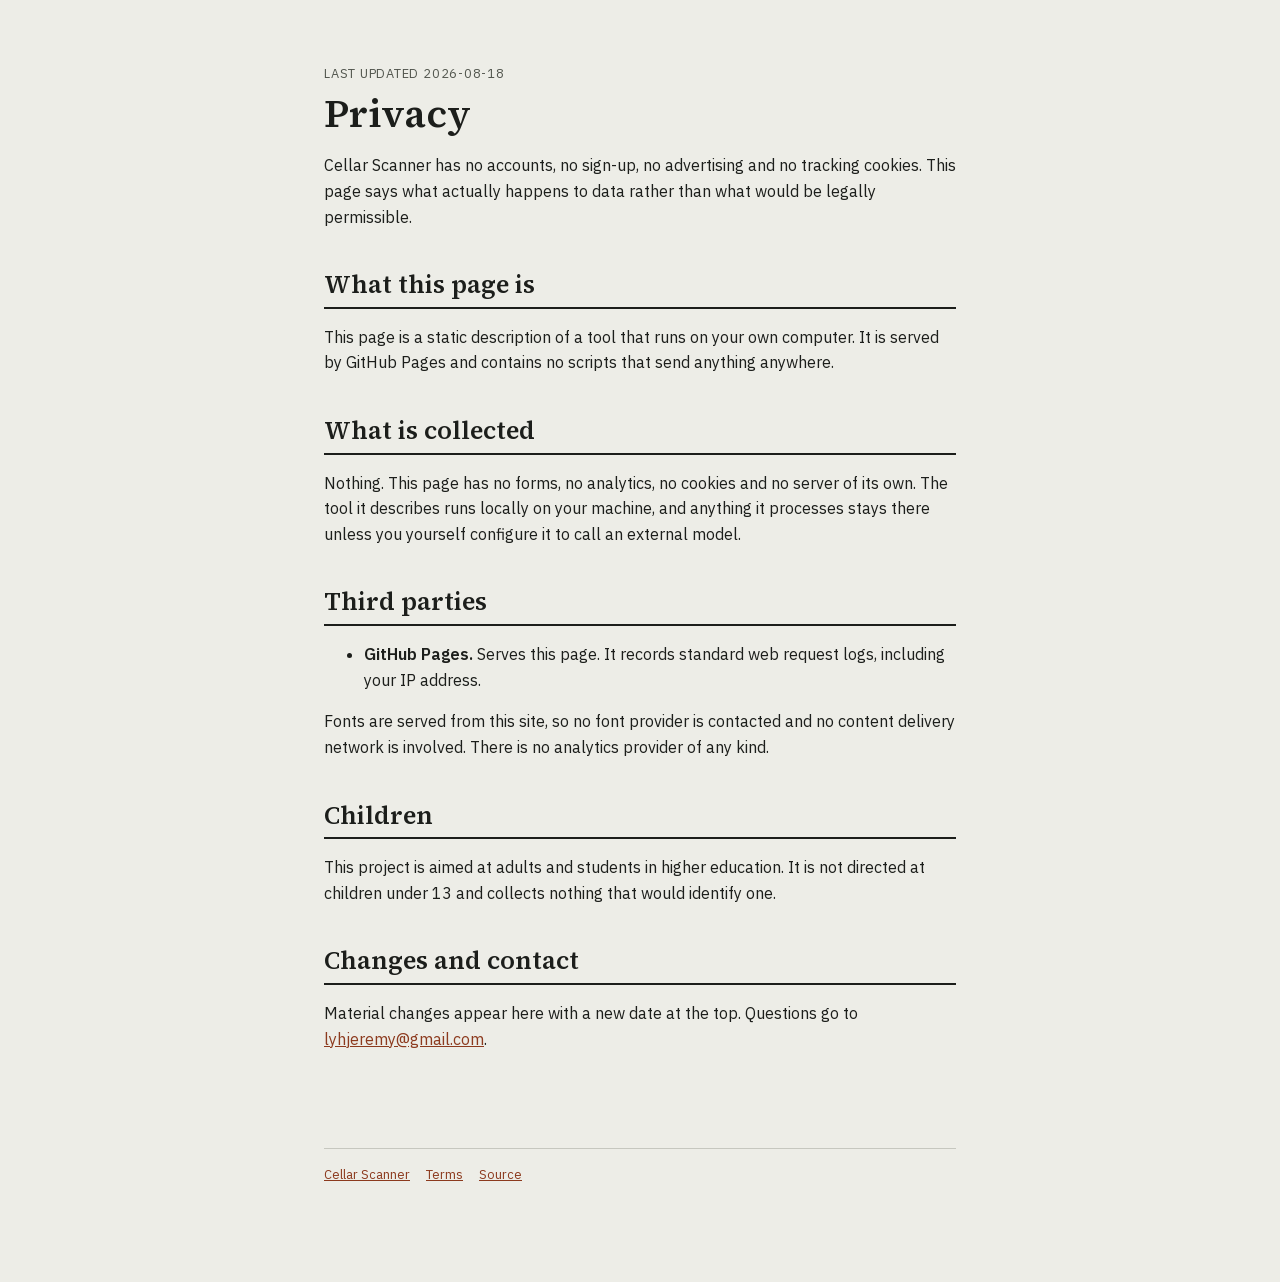
<file: privacy/index.html>
<!doctype html>
<html lang="en">
<head>
<meta charset="utf-8" />
<meta name="viewport" content="width=device-width, initial-scale=1" />
<title>Privacy: Cellar Scanner</title>
<meta name="description" content="What this project collects and what it does not." />
<meta name="theme-color" content="#EDEDE7" />
<style>
@font-face{font-family:"Source Serif 4";src:url("../fonts/SourceSerif4-400.woff2")format("woff2");font-weight:400;font-display:swap}
@font-face{font-family:"Source Serif 4";src:url("../fonts/SourceSerif4-600.woff2")format("woff2");font-weight:600;font-display:swap}
@font-face{font-family:"IBM Plex Sans";src:url("../fonts/IBMPlexSans-400.woff2")format("woff2");font-weight:400;font-display:swap}
@font-face{font-family:"IBM Plex Sans";src:url("../fonts/IBMPlexSans-600.woff2")format("woff2");font-weight:600;font-display:swap}
:root{--paper:#EDEDE7;--panel:#F5F5F0;--ink:#1C1E1B;--ink-2:#52564E;--rule:#C6C7BF;--edge:#767A70;--signal:#8C3A1E;
--fh:"Source Serif 4","Iowan Old Style","Palatino Linotype",Palatino,serif;
--fb:"IBM Plex Sans","Helvetica Neue",Helvetica,Arial,sans-serif}
@media (prefers-color-scheme:dark){:root:not([data-theme="light"]){--paper:#191B18;--panel:#212420;--ink:#E6E6DE;--ink-2:#A2A69B;--rule:#3B3F38;--edge:#6A6F66;--signal:#D8825C}}
*,*::before,*::after{box-sizing:border-box;border-radius:0}
body{margin:0;background:var(--paper);color:var(--ink);font-family:var(--fb);font-size:16px;line-height:1.6}
.wrap{max-width:68ch;margin:0 auto;padding:64px 24px 96px}
h1,h2{font-family:var(--fh);font-weight:600;line-height:1.15;margin:0 0 16px}
h1{font-size:2.44rem}
h2{font-size:1.56rem;margin-top:40px;padding-bottom:8px;border-bottom:2px solid var(--ink)}
p,ul{margin:0 0 16px}
li{margin-bottom:4px}
a{color:var(--signal);text-underline-offset:1px}
a:hover{color:var(--ink)}
a:focus-visible{outline:2px solid var(--signal);outline-offset:2px}
.meta{font-size:.8rem;text-transform:uppercase;letter-spacing:.06em;color:var(--ink-2);margin-bottom:8px}
footer{margin-top:96px;padding-top:16px;border-top:1px solid var(--rule);font-size:.8rem;color:var(--ink-2)}
footer a{margin-right:16px}
</style>
</head>
<body><div class="wrap">
<p class="meta">Last updated 2026-08-18</p>
<h1>Privacy</h1>
<p>Cellar Scanner has no accounts, no sign-up, no advertising and no tracking cookies. This page says what actually happens to data rather than what would be legally permissible.</p>
<h2>What this page is</h2>
<p>This page is a static description of a tool that runs on your own computer. It is served by GitHub Pages and contains no scripts that send anything anywhere.</p>
<h2>What is collected</h2>
<p>Nothing. This page has no forms, no analytics, no cookies and no server of its own. The tool it describes runs locally on your machine, and anything it processes stays there unless you yourself configure it to call an external model.</p>

<h2>Third parties</h2>
<ul>
<li><strong>GitHub Pages.</strong> Serves this page. It records standard web request logs, including your IP address.</li>
</ul>
<p>Fonts are served from this site, so no font provider is contacted and no content delivery network is involved. There is no analytics provider of any kind.</p>
<h2>Children</h2>
<p>This project is aimed at adults and students in higher education. It is not directed at children under 13 and collects nothing that would identify one.</p>
<h2>Changes and contact</h2>
<p>Material changes appear here with a new date at the top. Questions go to <a href="mailto:lyhjeremy@gmail.com">lyhjeremy@gmail.com</a>.</p>
<footer><a href="../">Cellar Scanner</a><a href="../terms/">Terms</a><a href="https://github.com/lyhjeremy/cellar-scanner">Source</a></footer>
</div></body></html>
</file>
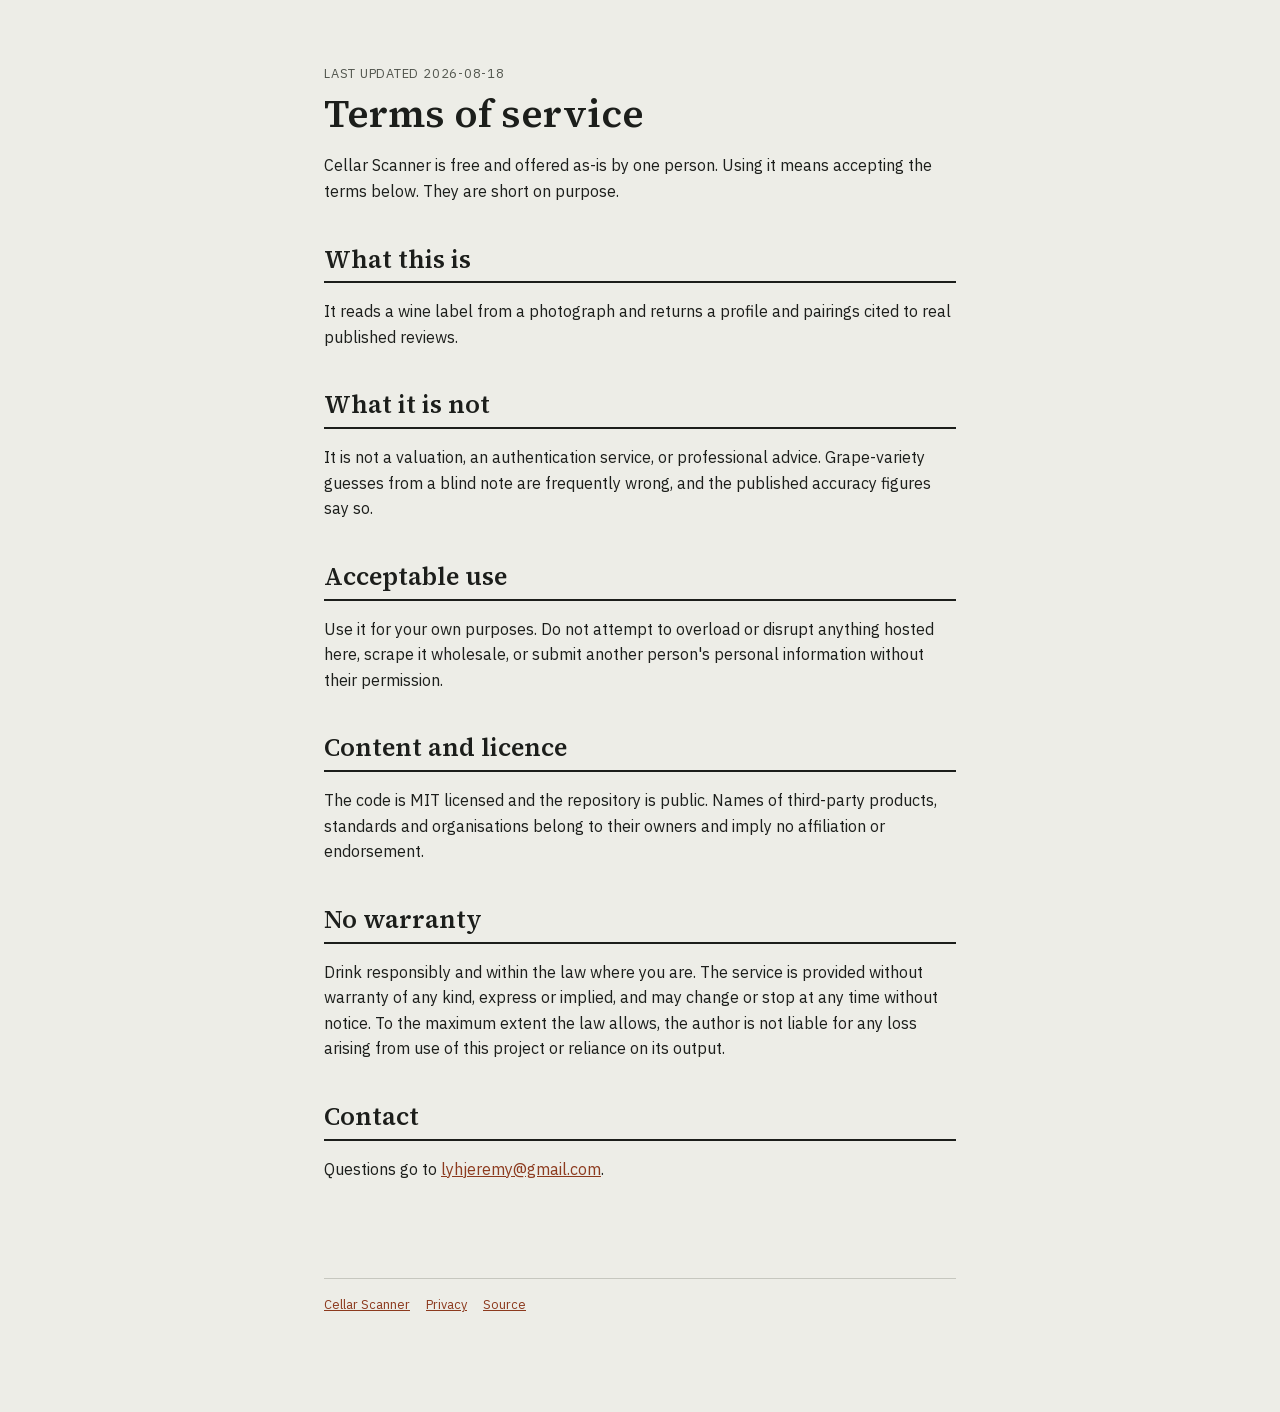
<file: terms/index.html>
<!doctype html>
<html lang="en">
<head>
<meta charset="utf-8" />
<meta name="viewport" content="width=device-width, initial-scale=1" />
<title>Terms: Cellar Scanner</title>
<meta name="description" content="The terms you accept by using this project." />
<meta name="theme-color" content="#EDEDE7" />
<style>
@font-face{font-family:"Source Serif 4";src:url("../fonts/SourceSerif4-400.woff2")format("woff2");font-weight:400;font-display:swap}
@font-face{font-family:"Source Serif 4";src:url("../fonts/SourceSerif4-600.woff2")format("woff2");font-weight:600;font-display:swap}
@font-face{font-family:"IBM Plex Sans";src:url("../fonts/IBMPlexSans-400.woff2")format("woff2");font-weight:400;font-display:swap}
@font-face{font-family:"IBM Plex Sans";src:url("../fonts/IBMPlexSans-600.woff2")format("woff2");font-weight:600;font-display:swap}
:root{--paper:#EDEDE7;--panel:#F5F5F0;--ink:#1C1E1B;--ink-2:#52564E;--rule:#C6C7BF;--edge:#767A70;--signal:#8C3A1E;
--fh:"Source Serif 4","Iowan Old Style","Palatino Linotype",Palatino,serif;
--fb:"IBM Plex Sans","Helvetica Neue",Helvetica,Arial,sans-serif}
@media (prefers-color-scheme:dark){:root:not([data-theme="light"]){--paper:#191B18;--panel:#212420;--ink:#E6E6DE;--ink-2:#A2A69B;--rule:#3B3F38;--edge:#6A6F66;--signal:#D8825C}}
*,*::before,*::after{box-sizing:border-box;border-radius:0}
body{margin:0;background:var(--paper);color:var(--ink);font-family:var(--fb);font-size:16px;line-height:1.6}
.wrap{max-width:68ch;margin:0 auto;padding:64px 24px 96px}
h1,h2{font-family:var(--fh);font-weight:600;line-height:1.15;margin:0 0 16px}
h1{font-size:2.44rem}
h2{font-size:1.56rem;margin-top:40px;padding-bottom:8px;border-bottom:2px solid var(--ink)}
p,ul{margin:0 0 16px}
li{margin-bottom:4px}
a{color:var(--signal);text-underline-offset:1px}
a:hover{color:var(--ink)}
a:focus-visible{outline:2px solid var(--signal);outline-offset:2px}
.meta{font-size:.8rem;text-transform:uppercase;letter-spacing:.06em;color:var(--ink-2);margin-bottom:8px}
footer{margin-top:96px;padding-top:16px;border-top:1px solid var(--rule);font-size:.8rem;color:var(--ink-2)}
footer a{margin-right:16px}
</style>
</head>
<body><div class="wrap">
<p class="meta">Last updated 2026-08-18</p>
<h1>Terms of service</h1>
<p>Cellar Scanner is free and offered as-is by one person. Using it means accepting the terms below. They are short on purpose.</p>
<h2>What this is</h2>
<p>It reads a wine label from a photograph and returns a profile and pairings cited to real published reviews.</p>
<h2>What it is not</h2>
<p>It is not a valuation, an authentication service, or professional advice. Grape-variety guesses from a blind note are frequently wrong, and the published accuracy figures say so.</p>
<h2>Acceptable use</h2>
<p>Use it for your own purposes. Do not attempt to overload or disrupt anything hosted here, scrape it wholesale, or submit another person's personal information without their permission.</p>
<h2>Content and licence</h2>
<p>The code is MIT licensed and the repository is public. Names of third-party products, standards and organisations belong to their owners and imply no affiliation or endorsement.</p>
<h2>No warranty</h2>
<p>Drink responsibly and within the law where you are. The service is provided without warranty of any kind, express or implied, and may change or stop at any time without notice. To the maximum extent the law allows, the author is not liable for any loss arising from use of this project or reliance on its output.</p>
<h2>Contact</h2>
<p>Questions go to <a href="mailto:lyhjeremy@gmail.com">lyhjeremy@gmail.com</a>.</p>
<footer><a href="../">Cellar Scanner</a><a href="../privacy/">Privacy</a><a href="https://github.com/lyhjeremy/cellar-scanner">Source</a></footer>
</div></body></html>
</file>
<file: assets/family.css>
/* Ledger family: cellar. Generated by make_tokens.py; edit palettes.py, not this. */
  @font-face{font-family:"Cormorant Garamond";src:url("../fonts/CormorantGaramond-600.woff2")format("woff2");font-weight:600;font-style:normal;font-display:swap}
  @font-face{font-family:"Cormorant Garamond";src:url("../fonts/CormorantGaramond-500i.woff2")format("woff2");font-weight:500;font-style:italic;font-display:swap}
  @font-face{font-family:"Source Serif 4";src:url("../fonts/SourceSerif4-400.woff2")format("woff2");font-weight:400;font-display:swap}
  @font-face{font-family:"Source Serif 4";src:url("../fonts/SourceSerif4-600.woff2")format("woff2");font-weight:600;font-display:swap}
  @font-face{font-family:"IBM Plex Sans";src:url("../fonts/IBMPlexSans-400.woff2")format("woff2");font-weight:400;font-display:swap}
  @font-face{font-family:"IBM Plex Sans";src:url("../fonts/IBMPlexSans-600.woff2")format("woff2");font-weight:600;font-display:swap}
  @font-face{font-family:"IBM Plex Mono";src:url("../fonts/IBMPlexMono-400.woff2")format("woff2");font-weight:400;font-display:swap}
:root {
  --paper: #F1ECE3;
  --panel: #F7F3EC;
  --ink: #24191B;
  --ink-2: #5C4C4E;
  --rule: #D3C8BC;
  --edge: #7E7070;
  --signal: #7A2335;
  --signal-2: #6A5A1E;
  --font-display: "Cormorant Garamond", Garamond, "Iowan Old Style", serif;
  --font-head: "Source Serif 4", "Iowan Old Style", "Palatino Linotype", Palatino, serif;
  --font-body: "IBM Plex Sans", "Helvetica Neue", Helvetica, Arial, sans-serif;
  --font-mono: "IBM Plex Mono", "SF Mono", Menlo, Consolas, monospace;
}
@media (prefers-color-scheme: dark) {
  :root:not([data-theme="light"]) {
    --paper: #1C1517;
    --panel: #261D20;
    --ink: #EDE3DD;
    --ink-2: #B6A6A3;
    --rule: #413337;
    --edge: #7A6A6C;
    --signal: #E08A99;
    --signal-2: #C9B46A;
  }
}
</file>
